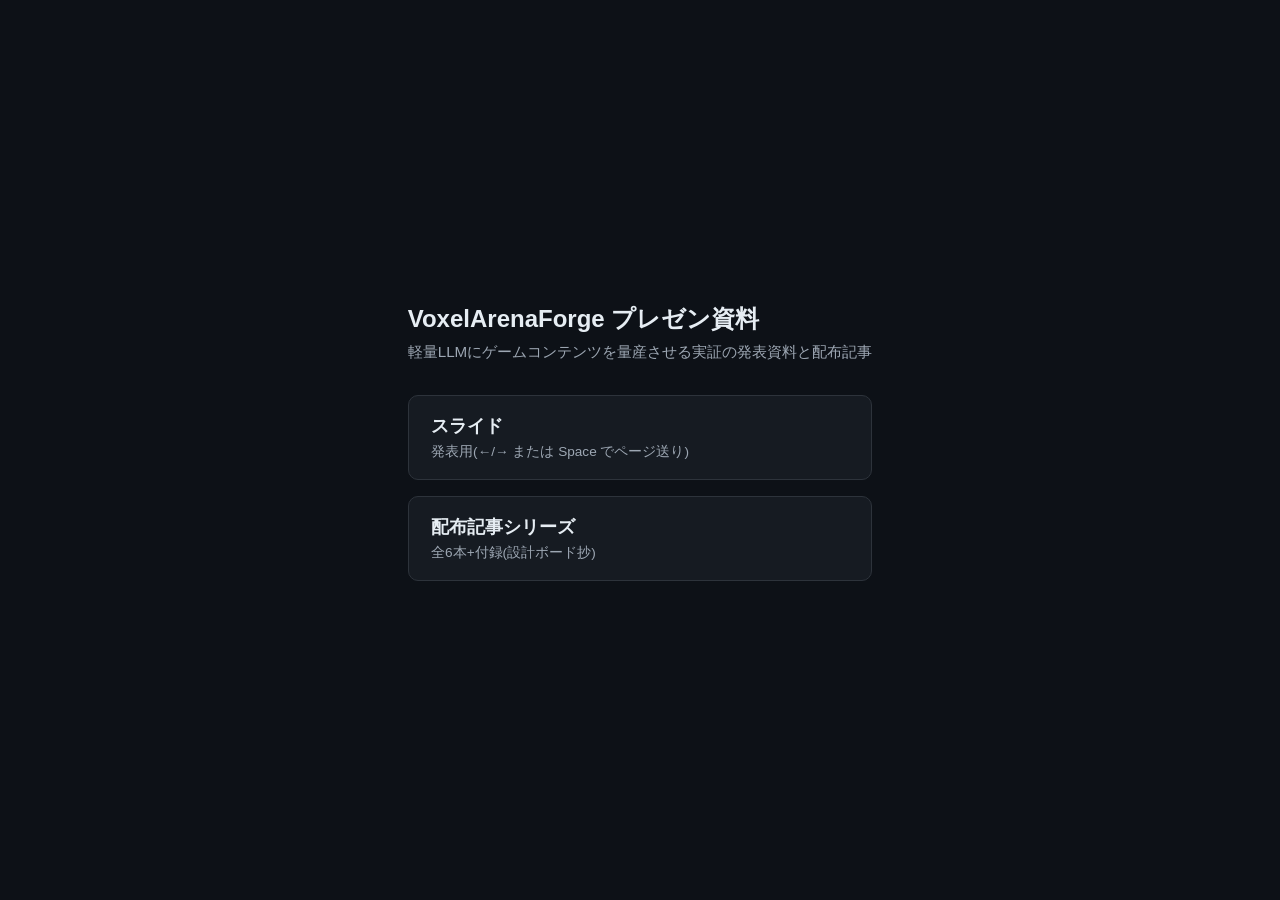
<file: index.html>
<!DOCTYPE html>
<html lang="ja">
<head>
<meta charset="utf-8">
<meta name="viewport" content="width=device-width, initial-scale=1">
<title>VoxelArenaForge プレゼン資料</title>
<style>
  body {
    margin: 0;
    min-height: 100vh;
    display: flex;
    align-items: center;
    justify-content: center;
    background: #0d1117;
    color: #e6edf3;
    font-family: "Hiragino Kaku Gothic ProN", "Yu Gothic UI", "Noto Sans JP", "Meiryo", sans-serif;
  }
  main { padding: 2rem; max-width: 34rem; }
  h1 { font-size: 1.5rem; margin: 0 0 0.4rem; }
  p.sub { color: #9da7b3; margin: 0 0 2rem; font-size: 0.95rem; }
  a.entry {
    display: block;
    padding: 1.1rem 1.4rem;
    margin-bottom: 1rem;
    border: 1px solid #2d333b;
    border-radius: 10px;
    background: #161b22;
    color: #e6edf3;
    text-decoration: none;
    font-size: 1.15rem;
    font-weight: 700;
  }
  a.entry:hover { border-color: #4da3ff; }
  a.entry small { display: block; font-weight: 400; color: #9da7b3; font-size: 0.85rem; margin-top: 0.3rem; }
</style>
</head>
<body>
<main>
  <h1>VoxelArenaForge プレゼン資料</h1>
  <p class="sub">軽量LLMにゲームコンテンツを量産させる実証の発表資料と配布記事</p>
  <a class="entry" href="concept-slides.html">スライド<small>発表用(←/→ または Space でページ送り)</small></a>
  <a class="entry" href="articles/index.html">配布記事シリーズ<small>全6本+付録(設計ボード抄)</small></a>
</main>
</body>
</html>
</file>
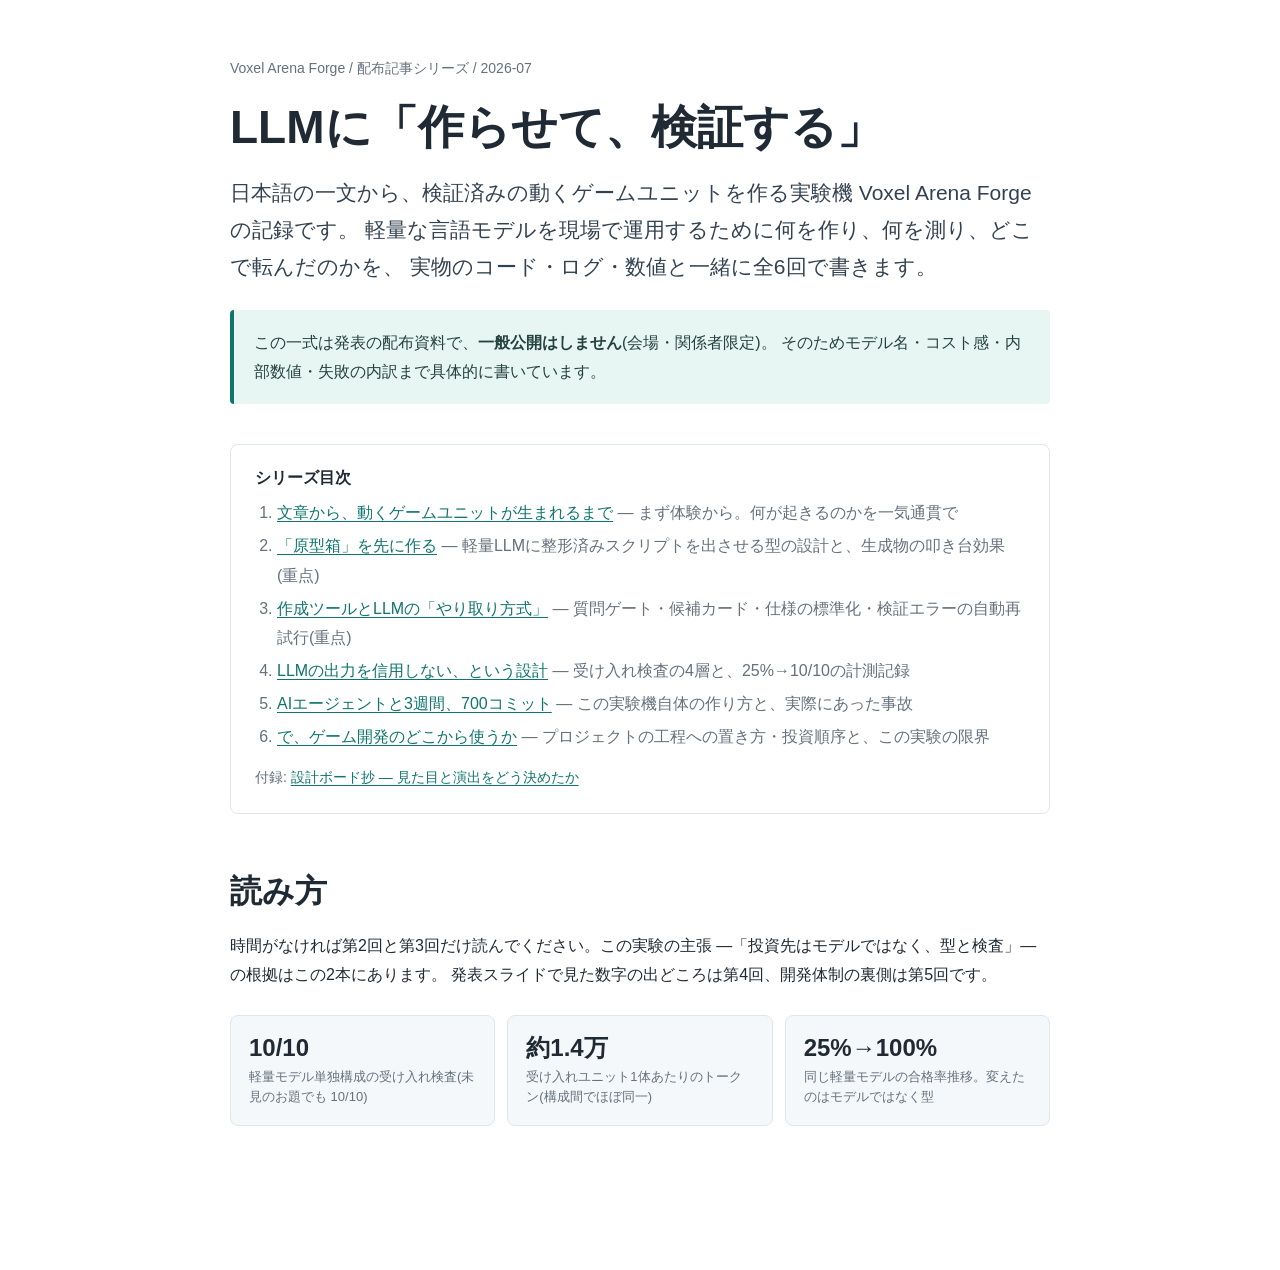
<file: articles/index.html>
<!doctype html>
<html lang="ja">
<head>
  <meta charset="utf-8">
  <meta name="viewport" content="width=device-width, initial-scale=1">
  <title>LLMに「作らせて、検証する」 — 配布記事シリーズ</title>
  <link rel="stylesheet" href="article.css">
</head>
<body>
  <main class="page">
    <header>
      <p class="meta">Voxel Arena Forge / 配布記事シリーズ / 2026-07</p>
      <h1>LLMに「作らせて、検証する」</h1>
      <p class="lead">
        日本語の一文から、検証済みの動くゲームユニットを作る実験機 Voxel Arena Forge の記録です。
        軽量な言語モデルを現場で運用するために何を作り、何を測り、どこで転んだのかを、
        実物のコード・ログ・数値と一緒に全6回で書きます。
      </p>
      <div class="note">
        この一式は発表の配布資料で、<b>一般公開はしません</b>(会場・関係者限定)。
        そのためモデル名・コスト感・内部数値・失敗の内訳まで具体的に書いています。
      </div>
    </header>

    <nav class="toc" aria-label="シリーズ目次">
      <h2>シリーズ目次</h2>
      <ol>
        <li><a href="01-taiken.html">文章から、動くゲームユニットが生まれるまで</a> — まず体験から。何が起きるのかを一気通貫で</li>
        <li><a href="02-genkeibako.html">「原型箱」を先に作る</a> — 軽量LLMに整形済みスクリプトを出させる型の設計と、生成物の叩き台効果(重点)</li>
        <li><a href="03-yaritori.html">作成ツールとLLMの「やり取り方式」</a> — 質問ゲート・候補カード・仕様の標準化・検証エラーの自動再試行(重点)</li>
        <li><a href="04-kensa-keisoku.html">LLMの出力を信用しない、という設計</a> — 受け入れ検査の4層と、25%→10/10の計測記録</li>
        <li><a href="05-agent-kaihatsu.html">AIエージェントと3週間、700コミット</a> — この実験機自体の作り方と、実際にあった事故</li>
        <li><a href="06-tenbou.html">で、ゲーム開発のどこから使うか</a> — プロジェクトの工程への置き方・投資順序と、この実験の限界</li>
      </ol>
      <p style="margin:14px 0 0; font-size:14px; color:var(--muted);">
        付録: <a href="appendix-design-boards.html">設計ボード抄 — 見た目と演出をどう決めたか</a>
      </p>
    </nav>

    <article>
      <section>
        <h2>読み方</h2>
        <p>
          時間がなければ第2回と第3回だけ読んでください。この実験の主張
          —「投資先はモデルではなく、型と検査」— の根拠はこの2本にあります。
          発表スライドで見た数字の出どころは第4回、開発体制の裏側は第5回です。
        </p>
        <div class="metrics">
          <div class="metric"><strong>10/10</strong><span>軽量モデル単独構成の受け入れ検査(未見のお題でも 10/10)</span></div>
          <div class="metric"><strong>約1.4万</strong><span>受け入れユニット1体あたりのトークン(構成間でほぼ同一)</span></div>
          <div class="metric"><strong>25%→100%</strong><span>同じ軽量モデルの合格率推移。変えたのはモデルではなく型</span></div>
        </div>
      </section>
    </article>
  </main>
</body>
</html>
</file>
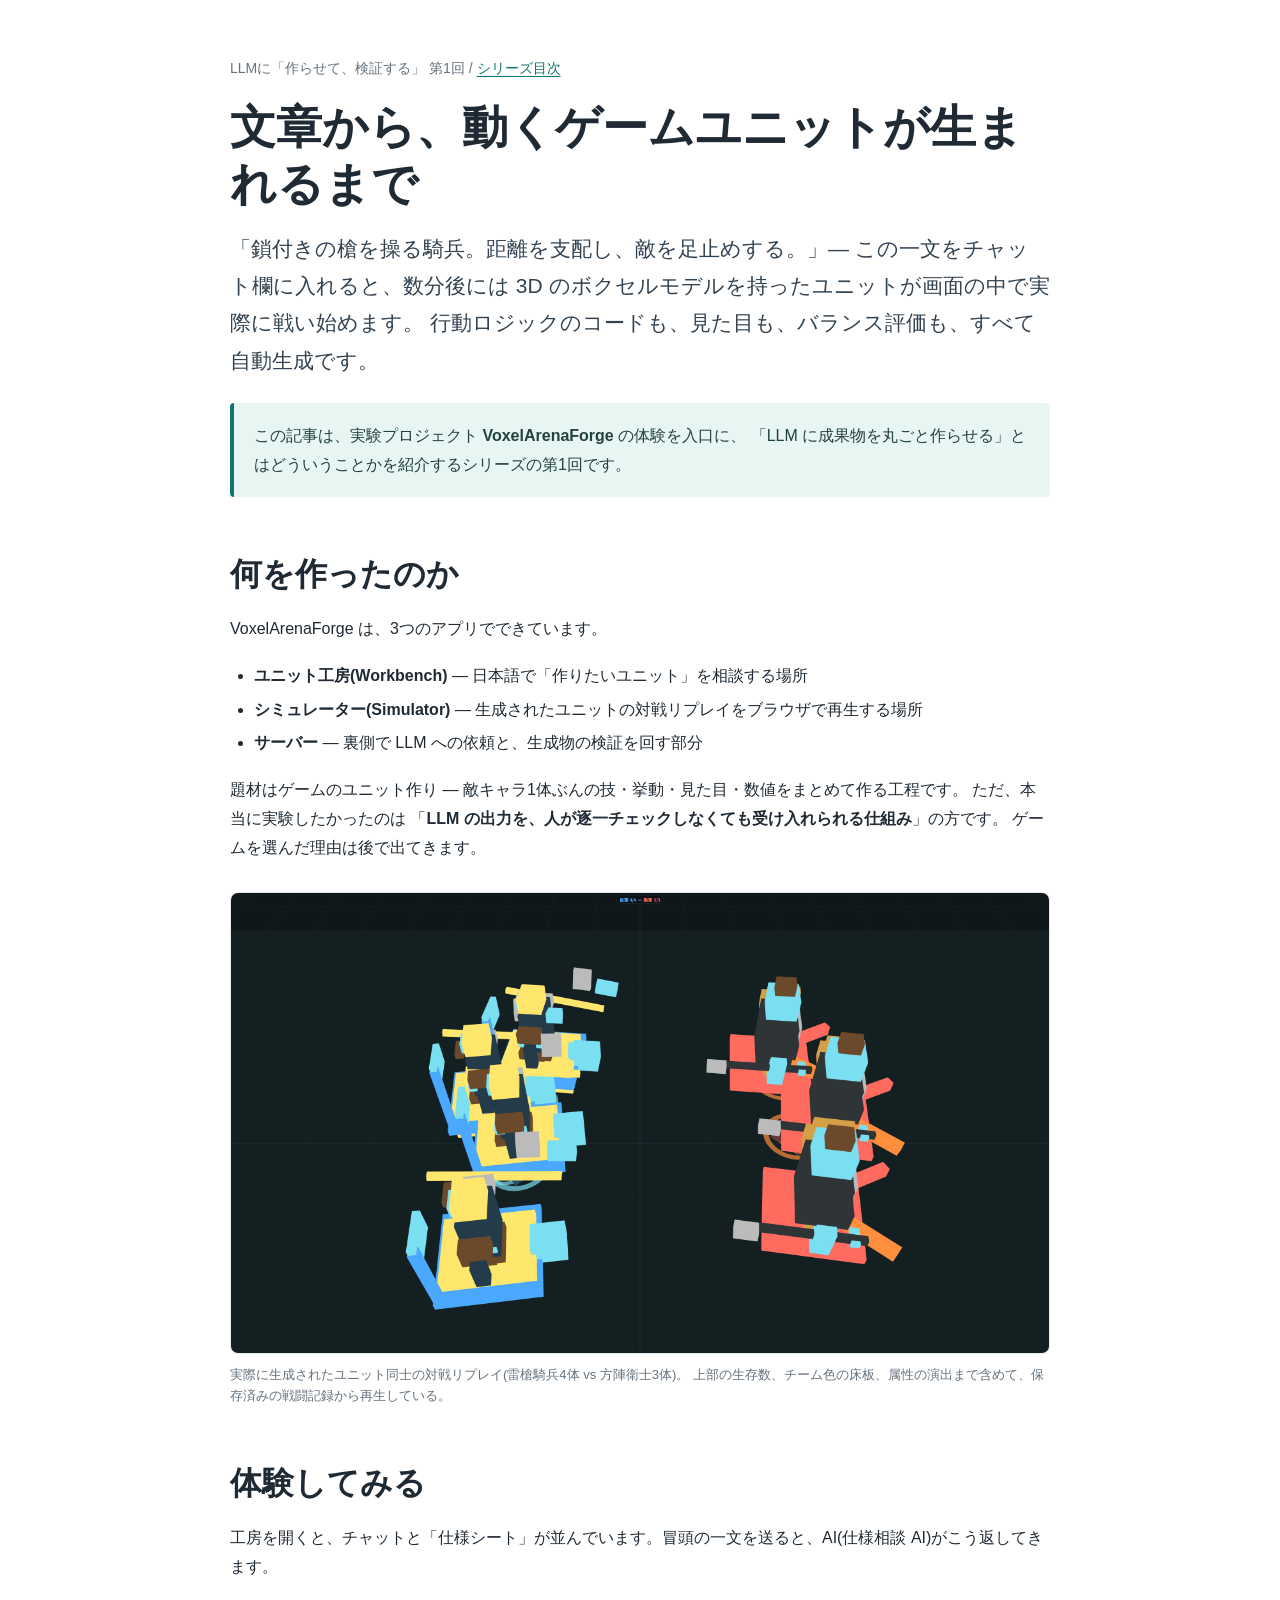
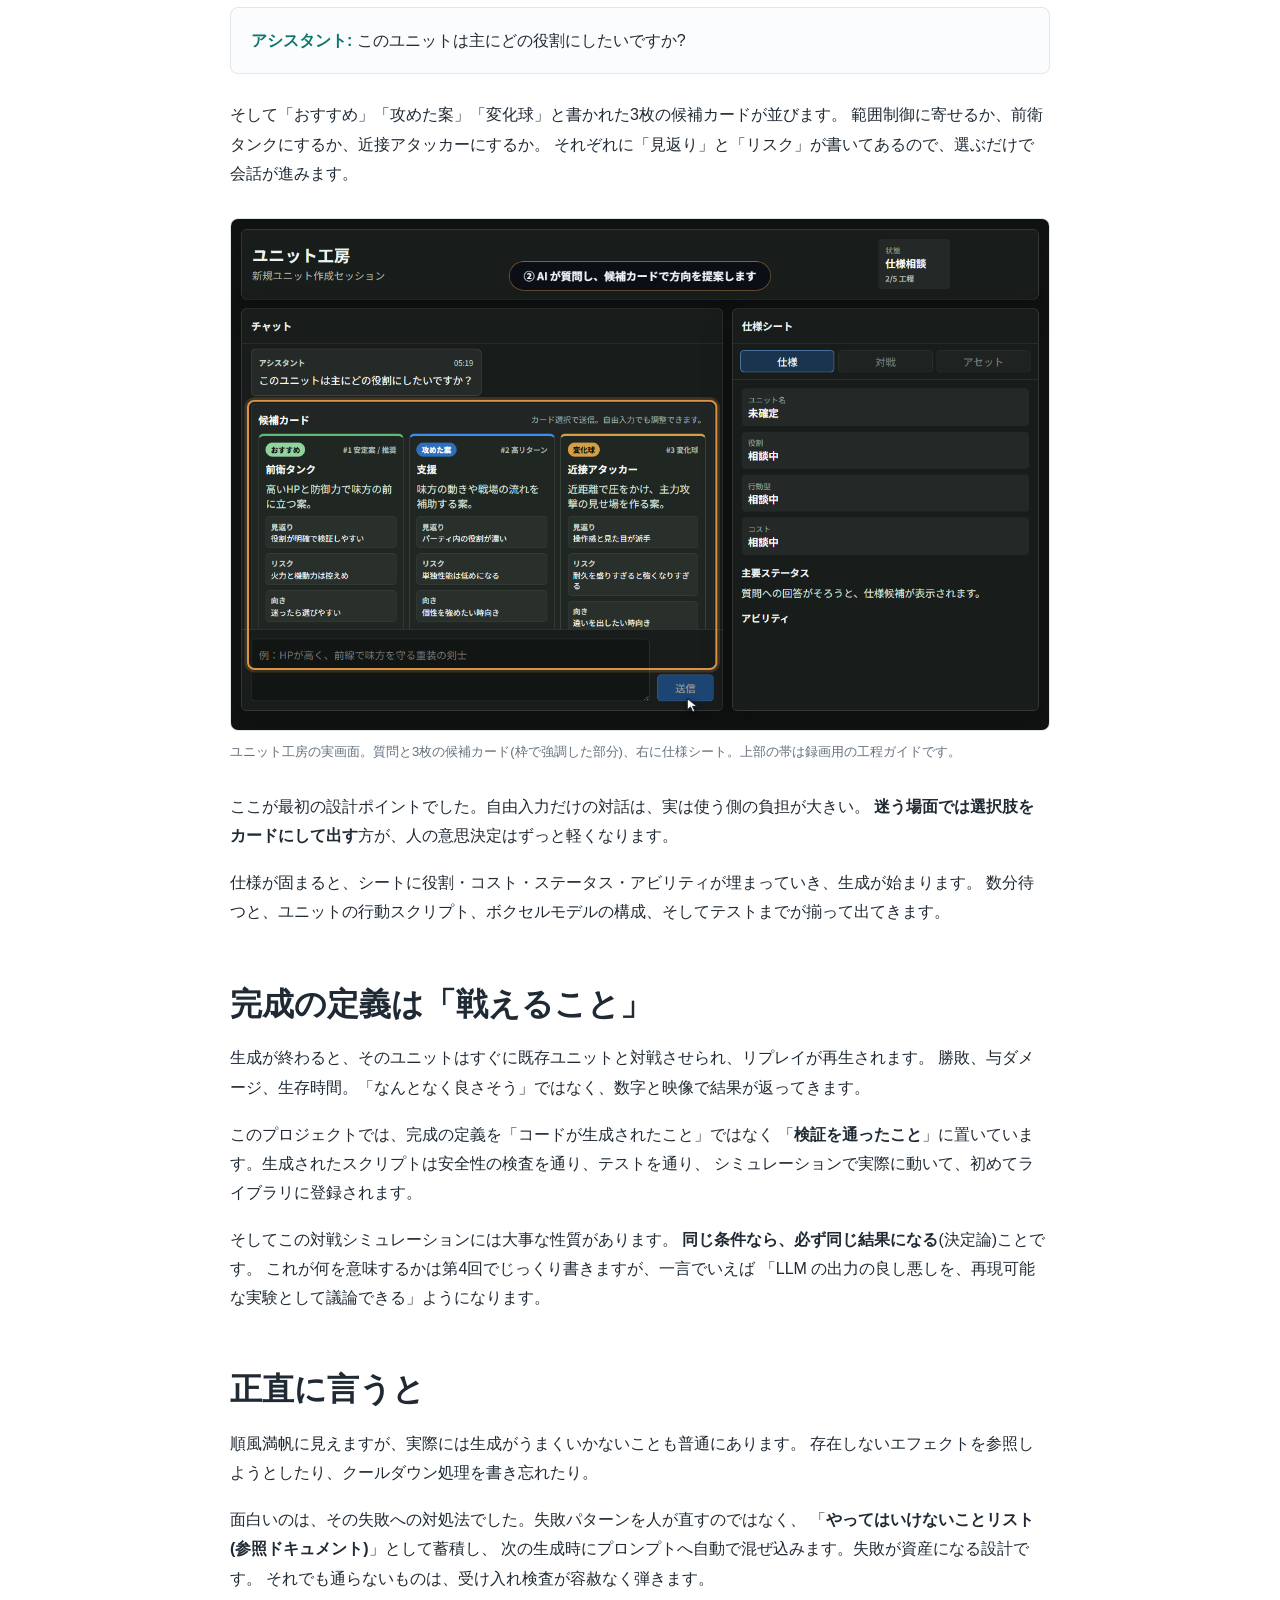
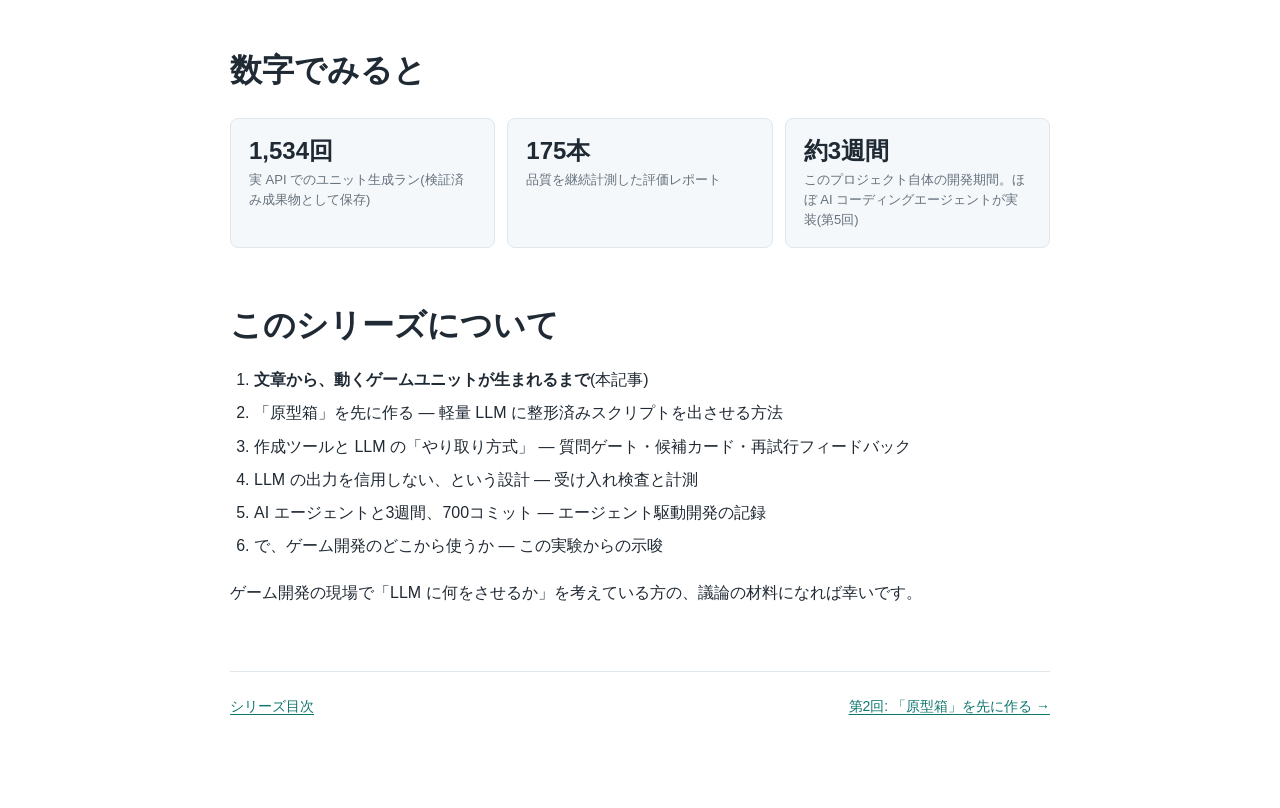
<file: articles/01-taiken.html>
<!doctype html>
<html lang="ja">
<head>
  <meta charset="utf-8">
  <meta name="viewport" content="width=device-width, initial-scale=1">
  <title>文章から、動くゲームユニットが生まれるまで</title>
  <link rel="stylesheet" href="article.css">
</head>
<body>
  <main class="page">
    <header>
      <p class="meta">LLMに「作らせて、検証する」 第1回 / <a href="index.html">シリーズ目次</a></p>
      <h1>文章から、動くゲームユニットが生まれるまで</h1>
      <p class="lead">
        「鎖付きの槍を操る騎兵。距離を支配し、敵を足止めする。」—
        この一文をチャット欄に入れると、数分後には 3D のボクセルモデルを持ったユニットが画面の中で実際に戦い始めます。
        行動ロジックのコードも、見た目も、バランス評価も、すべて自動生成です。
      </p>
      <div class="note">
        この記事は、実験プロジェクト <b>VoxelArenaForge</b> の体験を入口に、
        「LLM に成果物を丸ごと作らせる」とはどういうことかを紹介するシリーズの第1回です。
      </div>
    </header>

    <article>
      <section>
        <h2>何を作ったのか</h2>
        <p>VoxelArenaForge は、3つのアプリでできています。</p>
        <ul>
          <li><b>ユニット工房(Workbench)</b> — 日本語で「作りたいユニット」を相談する場所</li>
          <li><b>シミュレーター(Simulator)</b> — 生成されたユニットの対戦リプレイをブラウザで再生する場所</li>
          <li><b>サーバー</b> — 裏側で LLM への依頼と、生成物の検証を回す部分</li>
        </ul>
        <p>
          題材はゲームのユニット作り — 敵キャラ1体ぶんの技・挙動・見た目・数値をまとめて作る工程です。
          ただ、本当に実験したかったのは
          「<b>LLM の出力を、人が逐一チェックしなくても受け入れられる仕組み</b>」の方です。
          ゲームを選んだ理由は後で出てきます。
        </p>
        <figure>
          <video autoplay loop muted playsinline poster="../assets/captures/showcase-storm-lancer-phalanx/showcase-storm-lancer-phalanx.png">
            <source src="../assets/captures/showcase-storm-lancer-phalanx/showcase-storm-lancer-phalanx.mp4" type="video/mp4">
          </video>
          <figcaption>
            実際に生成されたユニット同士の対戦リプレイ(雷槍騎兵4体 vs 方陣衛士3体)。
            上部の生存数、チーム色の床板、属性の演出まで含めて、保存済みの戦闘記録から再生している。
          </figcaption>
        </figure>
      </section>

      <section>
        <h2>体験してみる</h2>
        <p>工房を開くと、チャットと「仕様シート」が並んでいます。冒頭の一文を送ると、AI(仕様相談 AI)がこう返してきます。</p>
        <div class="callout"><strong>アシスタント:</strong> このユニットは主にどの役割にしたいですか?</div>
        <p>
          そして「おすすめ」「攻めた案」「変化球」と書かれた3枚の候補カードが並びます。
          範囲制御に寄せるか、前衛タンクにするか、近接アタッカーにするか。
          それぞれに「見返り」と「リスク」が書いてあるので、選ぶだけで会話が進みます。
        </p>
        <figure>
          <img src="../assets/videos/workbench-flow/stills/flow-02-choice-cards.png" alt="ユニット工房の候補カードUI">
          <figcaption>ユニット工房の実画面。質問と3枚の候補カード(枠で強調した部分)、右に仕様シート。上部の帯は録画用の工程ガイドです。</figcaption>
        </figure>
        <p>
          ここが最初の設計ポイントでした。自由入力だけの対話は、実は使う側の負担が大きい。
          <b>迷う場面では選択肢をカードにして出す</b>方が、人の意思決定はずっと軽くなります。
        </p>
        <p>
          仕様が固まると、シートに役割・コスト・ステータス・アビリティが埋まっていき、生成が始まります。
          数分待つと、ユニットの行動スクリプト、ボクセルモデルの構成、そしてテストまでが揃って出てきます。
        </p>
      </section>

      <section>
        <h2>完成の定義は「戦えること」</h2>
        <p>
          生成が終わると、そのユニットはすぐに既存ユニットと対戦させられ、リプレイが再生されます。
          勝敗、与ダメージ、生存時間。「なんとなく良さそう」ではなく、数字と映像で結果が返ってきます。
        </p>
        <p>
          このプロジェクトでは、完成の定義を「コードが生成されたこと」ではなく
          「<b>検証を通ったこと</b>」に置いています。生成されたスクリプトは安全性の検査を通り、テストを通り、
          シミュレーションで実際に動いて、初めてライブラリに登録されます。
        </p>
        <p>
          そしてこの対戦シミュレーションには大事な性質があります。
          <b>同じ条件なら、必ず同じ結果になる</b>(決定論)ことです。
          これが何を意味するかは第4回でじっくり書きますが、一言でいえば
          「LLM の出力の良し悪しを、再現可能な実験として議論できる」ようになります。
        </p>
      </section>

      <section>
        <h2>正直に言うと</h2>
        <p>
          順風満帆に見えますが、実際には生成がうまくいかないことも普通にあります。
          存在しないエフェクトを参照しようとしたり、クールダウン処理を書き忘れたり。
        </p>
        <p>
          面白いのは、その失敗への対処法でした。失敗パターンを人が直すのではなく、
          「<b>やってはいけないことリスト(参照ドキュメント)</b>」として蓄積し、
          次の生成時にプロンプトへ自動で混ぜ込みます。失敗が資産になる設計です。
          それでも通らないものは、受け入れ検査が容赦なく弾きます。
        </p>
      </section>

      <section>
        <h2>数字でみると</h2>
        <div class="metrics">
          <div class="metric"><strong>1,534回</strong><span>実 API でのユニット生成ラン(検証済み成果物として保存)</span></div>
          <div class="metric"><strong>175本</strong><span>品質を継続計測した評価レポート</span></div>
          <div class="metric"><strong>約3週間</strong><span>このプロジェクト自体の開発期間。ほぼ AI コーディングエージェントが実装(第5回)</span></div>
        </div>
      </section>

      <section>
        <h2>このシリーズについて</h2>
        <ol>
          <li><b>文章から、動くゲームユニットが生まれるまで</b>(本記事)</li>
          <li>「原型箱」を先に作る — 軽量 LLM に整形済みスクリプトを出させる方法</li>
          <li>作成ツールと LLM の「やり取り方式」 — 質問ゲート・候補カード・再試行フィードバック</li>
          <li>LLM の出力を信用しない、という設計 — 受け入れ検査と計測</li>
          <li>AI エージェントと3週間、700コミット — エージェント駆動開発の記録</li>
          <li>で、ゲーム開発のどこから使うか — この実験からの示唆</li>
        </ol>
        <p>ゲーム開発の現場で「LLM に何をさせるか」を考えている方の、議論の材料になれば幸いです。</p>
      </section>
    </article>

    <footer class="series-nav">
      <span><a href="index.html">シリーズ目次</a></span>
      <span><a href="02-genkeibako.html">第2回: 「原型箱」を先に作る →</a></span>
    </footer>
  </main>
</body>
</html>
</file>
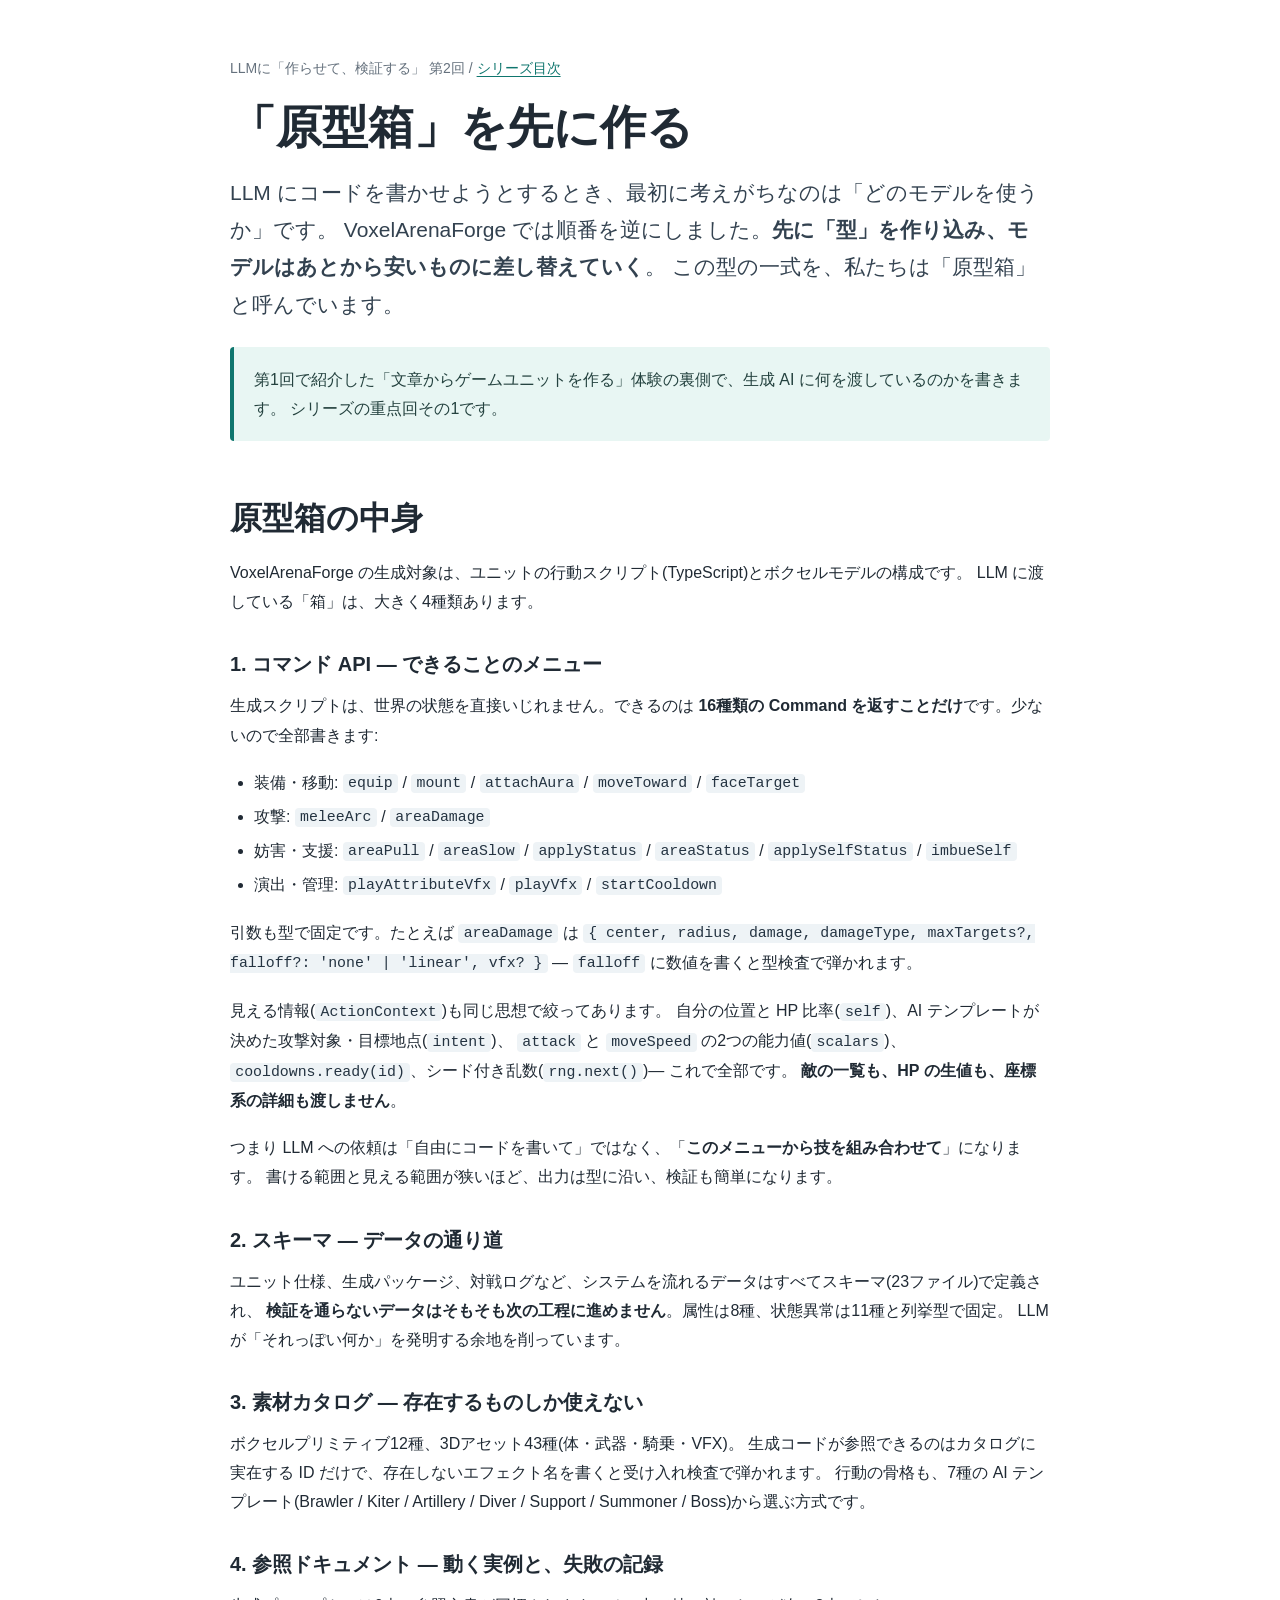
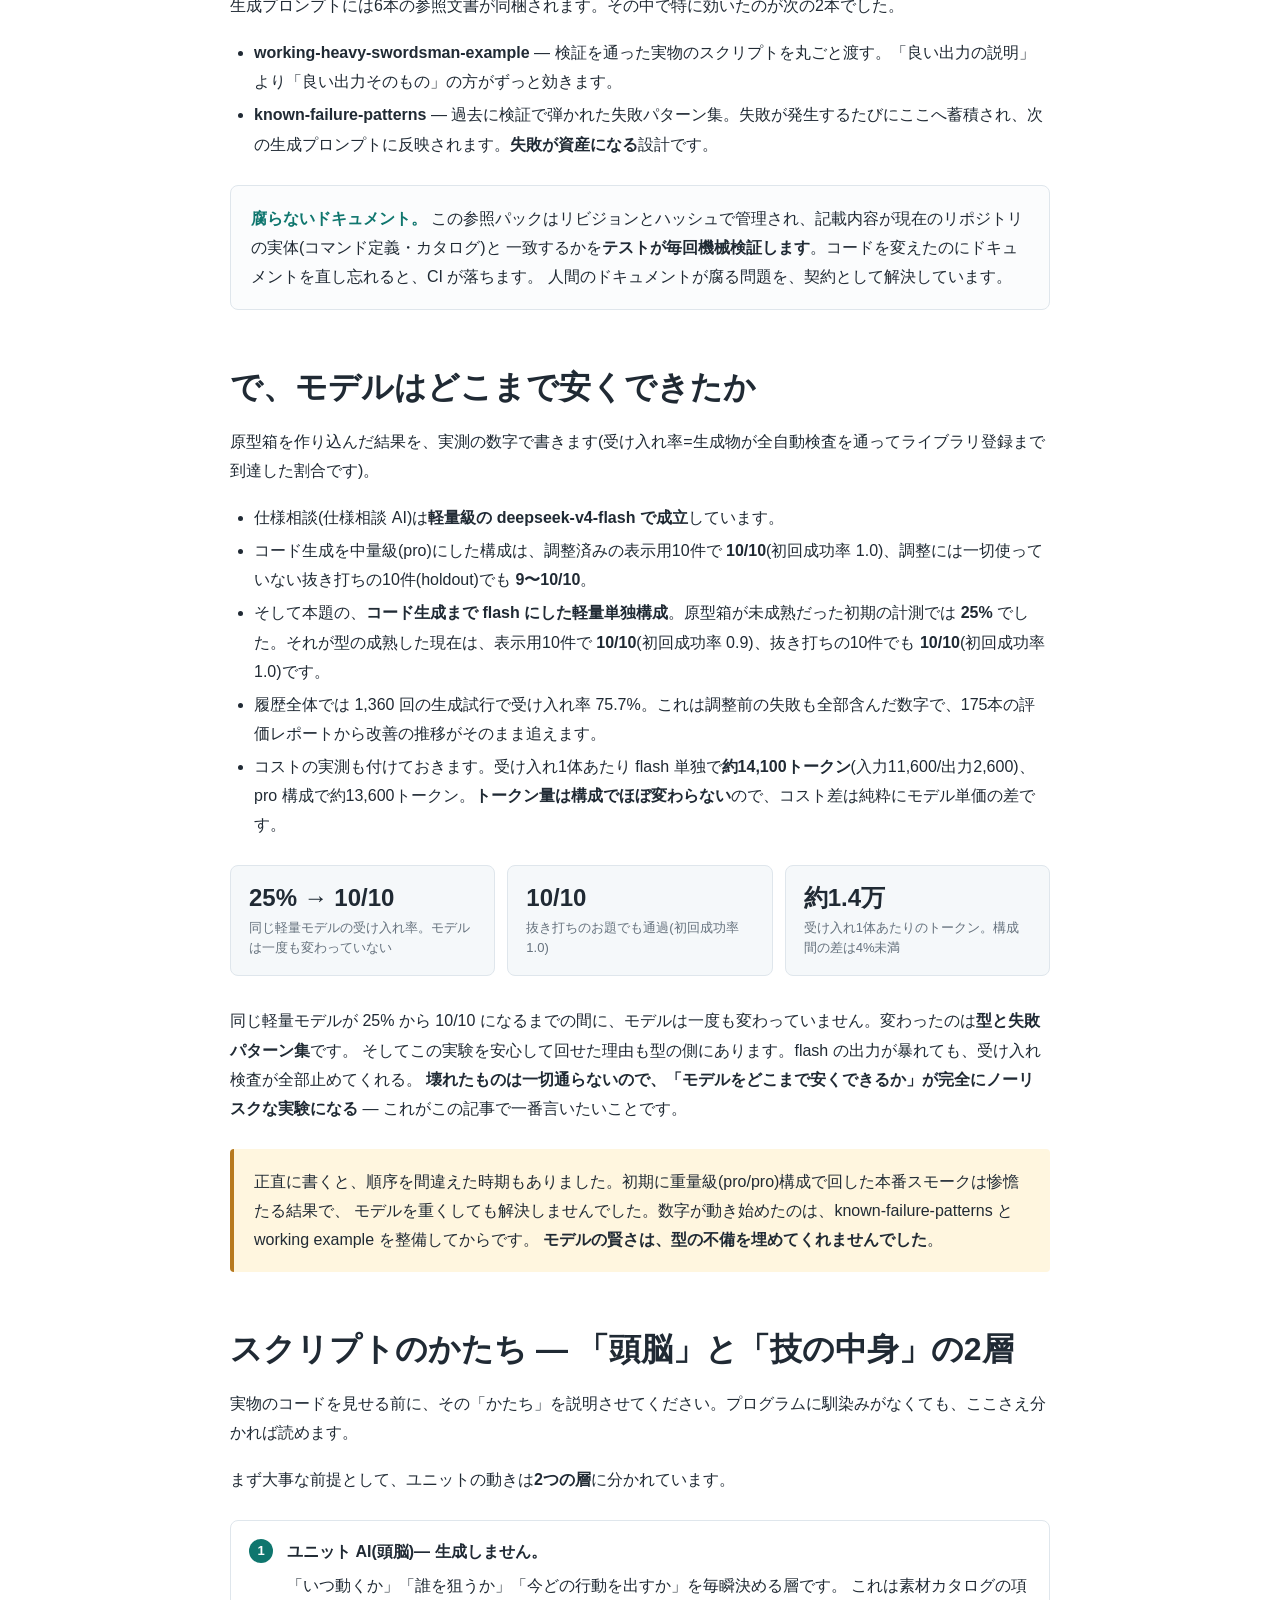
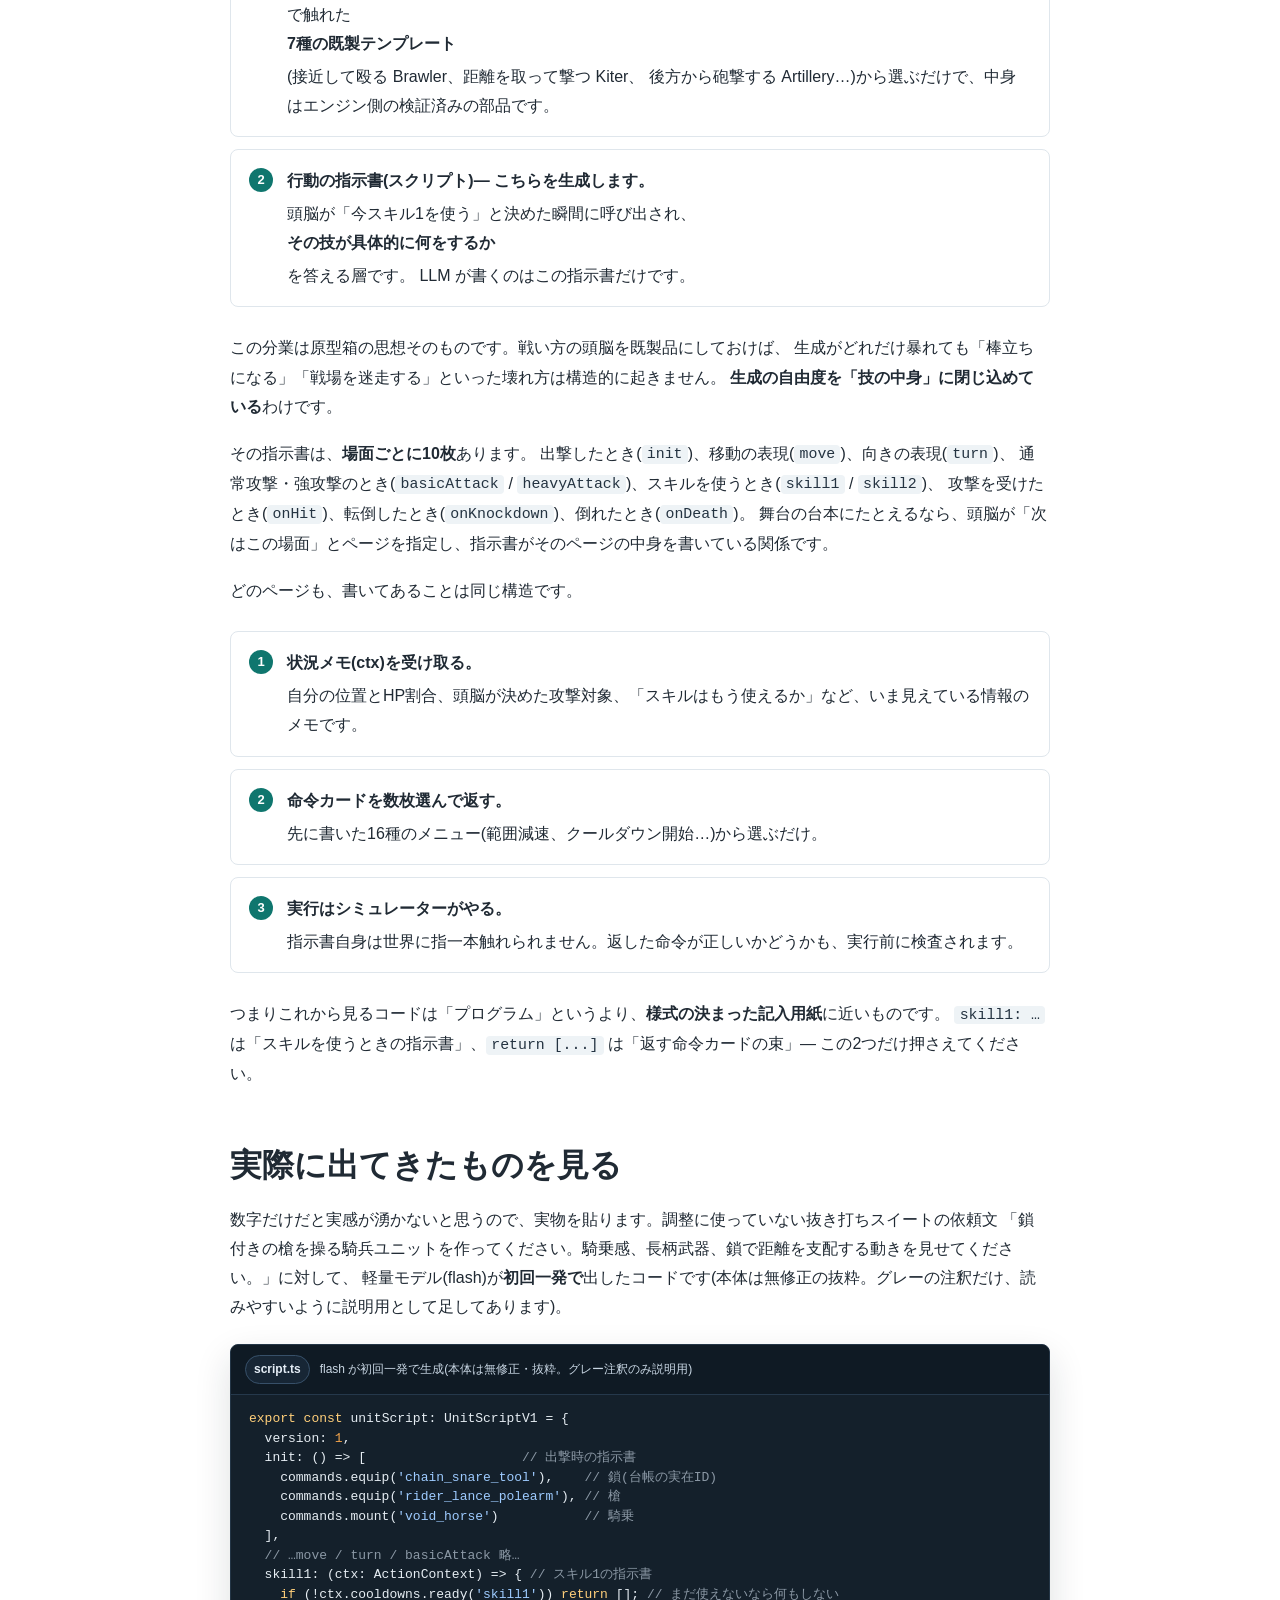
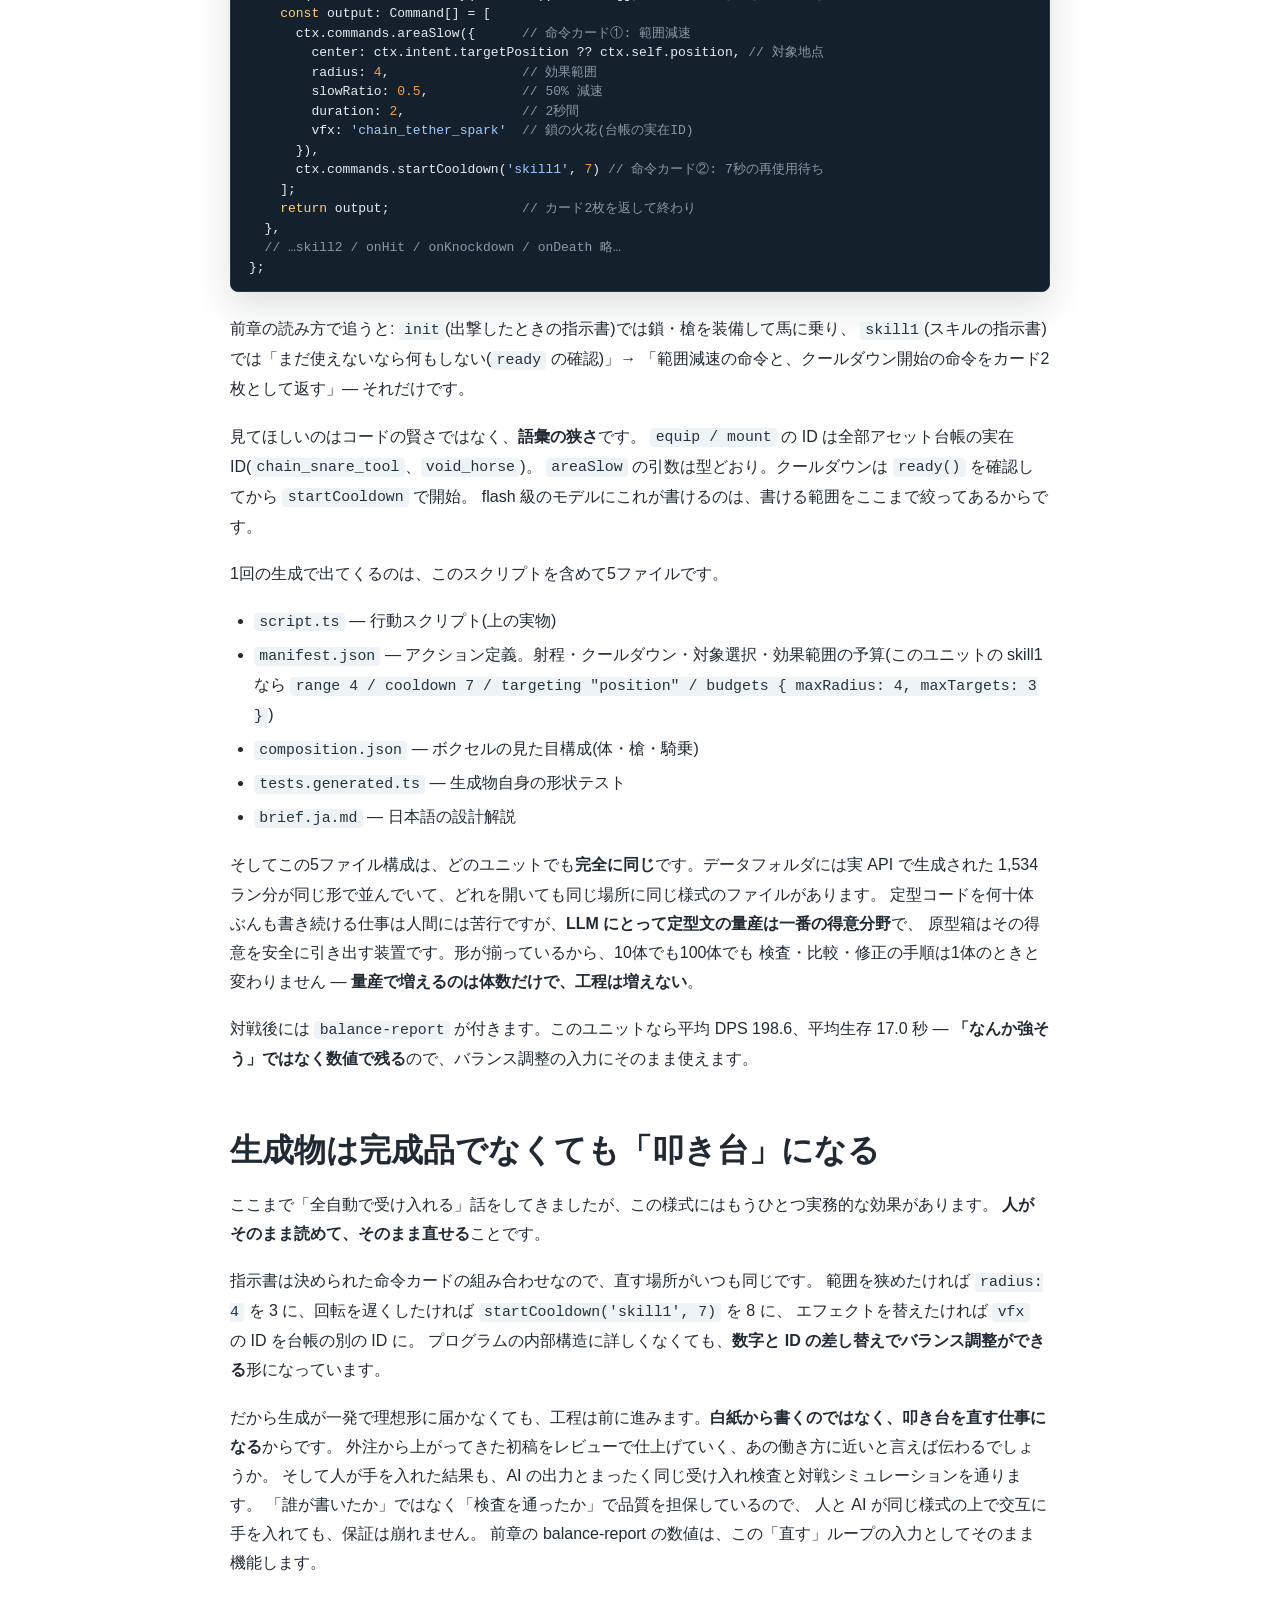
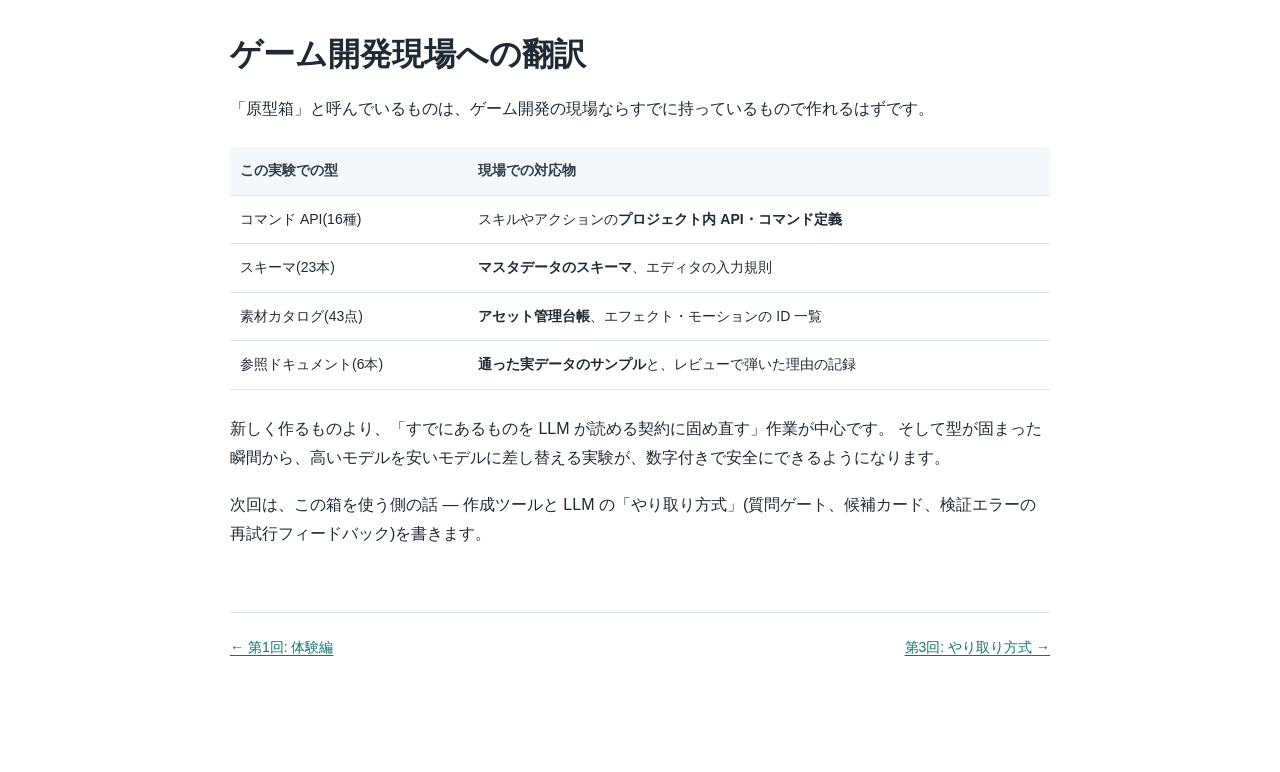
<file: articles/02-genkeibako.html>
<!doctype html>
<html lang="ja">
<head>
  <meta charset="utf-8">
  <meta name="viewport" content="width=device-width, initial-scale=1">
  <title>「原型箱」を先に作る — 軽量LLMに整形済みスクリプトを出させる方法</title>
  <link rel="stylesheet" href="article.css">
</head>
<body>
  <main class="page">
    <header>
      <p class="meta">LLMに「作らせて、検証する」 第2回 / <a href="index.html">シリーズ目次</a></p>
      <h1>「原型箱」を先に作る</h1>
      <p class="lead">
        LLM にコードを書かせようとするとき、最初に考えがちなのは「どのモデルを使うか」です。
        VoxelArenaForge では順番を逆にしました。<b>先に「型」を作り込み、モデルはあとから安いものに差し替えていく</b>。
        この型の一式を、私たちは「原型箱」と呼んでいます。
      </p>
      <div class="note">
        第1回で紹介した「文章からゲームユニットを作る」体験の裏側で、生成 AI に何を渡しているのかを書きます。
        シリーズの重点回その1です。
      </div>
    </header>

    <article>
      <section>
        <h2>原型箱の中身</h2>
        <p>
          VoxelArenaForge の生成対象は、ユニットの行動スクリプト(TypeScript)とボクセルモデルの構成です。
          LLM に渡している「箱」は、大きく4種類あります。
        </p>

        <h3>1. コマンド API — できることのメニュー</h3>
        <p>生成スクリプトは、世界の状態を直接いじれません。できるのは <b>16種類の Command を返すことだけ</b>です。少ないので全部書きます:</p>
        <ul>
          <li>装備・移動: <code>equip</code> / <code>mount</code> / <code>attachAura</code> / <code>moveToward</code> / <code>faceTarget</code></li>
          <li>攻撃: <code>meleeArc</code> / <code>areaDamage</code></li>
          <li>妨害・支援: <code>areaPull</code> / <code>areaSlow</code> / <code>applyStatus</code> / <code>areaStatus</code> / <code>applySelfStatus</code> / <code>imbueSelf</code></li>
          <li>演出・管理: <code>playAttributeVfx</code> / <code>playVfx</code> / <code>startCooldown</code></li>
        </ul>
        <p>
          引数も型で固定です。たとえば <code>areaDamage</code> は
          <code>{ center, radius, damage, damageType, maxTargets?, falloff?: 'none' | 'linear', vfx? }</code>
          — <code>falloff</code> に数値を書くと型検査で弾かれます。
        </p>
        <p>
          見える情報(<code>ActionContext</code>)も同じ思想で絞ってあります。
          自分の位置と HP 比率(<code>self</code>)、AI テンプレートが決めた攻撃対象・目標地点(<code>intent</code>)、
          <code>attack</code> と <code>moveSpeed</code> の2つの能力値(<code>scalars</code>)、
          <code>cooldowns.ready(id)</code>、シード付き乱数(<code>rng.next()</code>)— これで全部です。
          <b>敵の一覧も、HP の生値も、座標系の詳細も渡しません</b>。
        </p>
        <p>
          つまり LLM への依頼は「自由にコードを書いて」ではなく、「<b>このメニューから技を組み合わせて</b>」になります。
          書ける範囲と見える範囲が狭いほど、出力は型に沿い、検証も簡単になります。
        </p>

        <h3>2. スキーマ — データの通り道</h3>
        <p>
          ユニット仕様、生成パッケージ、対戦ログなど、システムを流れるデータはすべてスキーマ(23ファイル)で定義され、
          <b>検証を通らないデータはそもそも次の工程に進めません</b>。属性は8種、状態異常は11種と列挙型で固定。
          LLM が「それっぽい何か」を発明する余地を削っています。
        </p>

        <h3>3. 素材カタログ — 存在するものしか使えない</h3>
        <p>
          ボクセルプリミティブ12種、3Dアセット43種(体・武器・騎乗・VFX)。
          生成コードが参照できるのはカタログに実在する ID だけで、存在しないエフェクト名を書くと受け入れ検査で弾かれます。
          行動の骨格も、7種の AI テンプレート(Brawler / Kiter / Artillery / Diver / Support / Summoner / Boss)から選ぶ方式です。
        </p>

        <h3>4. 参照ドキュメント — 動く実例と、失敗の記録</h3>
        <p>生成プロンプトには6本の参照文書が同梱されます。その中で特に効いたのが次の2本でした。</p>
        <ul>
          <li><b>working-heavy-swordsman-example</b> — 検証を通った実物のスクリプトを丸ごと渡す。「良い出力の説明」より「良い出力そのもの」の方がずっと効きます。</li>
          <li><b>known-failure-patterns</b> — 過去に検証で弾かれた失敗パターン集。失敗が発生するたびにここへ蓄積され、次の生成プロンプトに反映されます。<b>失敗が資産になる</b>設計です。</li>
        </ul>
        <div class="callout">
          <strong>腐らないドキュメント。</strong>
          この参照パックはリビジョンとハッシュで管理され、記載内容が現在のリポジトリの実体(コマンド定義・カタログ)と
          一致するかを<b>テストが毎回機械検証します</b>。コードを変えたのにドキュメントを直し忘れると、CI が落ちます。
          人間のドキュメントが腐る問題を、契約として解決しています。
        </div>
      </section>

      <section>
        <h2>で、モデルはどこまで安くできたか</h2>
        <p>原型箱を作り込んだ結果を、実測の数字で書きます(受け入れ率=生成物が全自動検査を通ってライブラリ登録まで到達した割合です)。</p>
        <ul>
          <li>仕様相談(仕様相談 AI)は<b>軽量級の deepseek-v4-flash で成立</b>しています。</li>
          <li>コード生成を中量級(pro)にした構成は、調整済みの表示用10件で <b>10/10</b>(初回成功率 1.0)、調整には一切使っていない抜き打ちの10件(holdout)でも <b>9〜10/10</b>。</li>
          <li>そして本題の、<b>コード生成まで flash にした軽量単独構成</b>。原型箱が未成熟だった初期の計測では <b>25%</b> でした。それが型の成熟した現在は、表示用10件で <b>10/10</b>(初回成功率 0.9)、抜き打ちの10件でも <b>10/10</b>(初回成功率 1.0)です。</li>
          <li>履歴全体では 1,360 回の生成試行で受け入れ率 75.7%。これは調整前の失敗も全部含んだ数字で、175本の評価レポートから改善の推移がそのまま追えます。</li>
          <li>コストの実測も付けておきます。受け入れ1体あたり flash 単独で<b>約14,100トークン</b>(入力11,600/出力2,600)、pro 構成で約13,600トークン。<b>トークン量は構成でほぼ変わらない</b>ので、コスト差は純粋にモデル単価の差です。</li>
        </ul>
        <div class="metrics">
          <div class="metric"><strong>25% → 10/10</strong><span>同じ軽量モデルの受け入れ率。モデルは一度も変わっていない</span></div>
          <div class="metric"><strong>10/10</strong><span>抜き打ちのお題でも通過(初回成功率 1.0)</span></div>
          <div class="metric"><strong>約1.4万</strong><span>受け入れ1体あたりのトークン。構成間の差は4%未満</span></div>
        </div>
        <p>
          同じ軽量モデルが 25% から 10/10 になるまでの間に、モデルは一度も変わっていません。変わったのは<b>型と失敗パターン集</b>です。
          そしてこの実験を安心して回せた理由も型の側にあります。flash の出力が暴れても、受け入れ検査が全部止めてくれる。
          <b>壊れたものは一切通らないので、「モデルをどこまで安くできるか」が完全にノーリスクな実験になる</b>
          — これがこの記事で一番言いたいことです。
        </p>
        <div class="warn">
          正直に書くと、順序を間違えた時期もありました。初期に重量級(pro/pro)構成で回した本番スモークは惨憺たる結果で、
          モデルを重くしても解決しませんでした。数字が動き始めたのは、known-failure-patterns と working example を整備してからです。
          <b>モデルの賢さは、型の不備を埋めてくれませんでした</b>。
        </div>
      </section>

      <section>
        <h2>スクリプトのかたち — 「頭脳」と「技の中身」の2層</h2>
        <p>
          実物のコードを見せる前に、その「かたち」を説明させてください。プログラムに馴染みがなくても、ここさえ分かれば読めます。
        </p>
        <p>まず大事な前提として、ユニットの動きは<b>2つの層</b>に分かれています。</p>
        <ol class="step-list">
          <li>
            <b>ユニット AI(頭脳)— 生成しません。</b>
            「いつ動くか」「誰を狙うか」「今どの行動を出すか」を毎瞬決める層です。
            これは素材カタログの項で触れた<b>7種の既製テンプレート</b>(接近して殴る Brawler、距離を取って撃つ Kiter、
            後方から砲撃する Artillery…)から選ぶだけで、中身はエンジン側の検証済みの部品です。
          </li>
          <li>
            <b>行動の指示書(スクリプト)— こちらを生成します。</b>
            頭脳が「今スキル1を使う」と決めた瞬間に呼び出され、<b>その技が具体的に何をするか</b>を答える層です。
            LLM が書くのはこの指示書だけです。
          </li>
        </ol>
        <p>
          この分業は原型箱の思想そのものです。戦い方の頭脳を既製品にしておけば、
          生成がどれだけ暴れても「棒立ちになる」「戦場を迷走する」といった壊れ方は構造的に起きません。
          <b>生成の自由度を「技の中身」に閉じ込めている</b>わけです。
        </p>
        <p>
          その指示書は、<b>場面ごとに10枚</b>あります。
          出撃したとき(<code>init</code>)、移動の表現(<code>move</code>)、向きの表現(<code>turn</code>)、
          通常攻撃・強攻撃のとき(<code>basicAttack</code> / <code>heavyAttack</code>)、スキルを使うとき(<code>skill1</code> / <code>skill2</code>)、
          攻撃を受けたとき(<code>onHit</code>)、転倒したとき(<code>onKnockdown</code>)、倒れたとき(<code>onDeath</code>)。
          舞台の台本にたとえるなら、頭脳が「次はこの場面」とページを指定し、指示書がそのページの中身を書いている関係です。
        </p>
        <p>どのページも、書いてあることは同じ構造です。</p>
        <ol class="step-list">
          <li><b>状況メモ(ctx)を受け取る。</b>自分の位置とHP割合、頭脳が決めた攻撃対象、「スキルはもう使えるか」など、いま見えている情報のメモです。</li>
          <li><b>命令カードを数枚選んで返す。</b>先に書いた16種のメニュー(範囲減速、クールダウン開始…)から選ぶだけ。</li>
          <li><b>実行はシミュレーターがやる。</b>指示書自身は世界に指一本触れられません。返した命令が正しいかどうかも、実行前に検査されます。</li>
        </ol>
        <p>
          つまりこれから見るコードは「プログラム」というより、<b>様式の決まった記入用紙</b>に近いものです。
          <code>skill1: …</code> は「スキルを使うときの指示書」、<code>return [...]</code> は「返す命令カードの束」— この2つだけ押さえてください。
        </p>
      </section>

      <section>
        <h2>実際に出てきたものを見る</h2>
        <p>
          数字だけだと実感が湧かないと思うので、実物を貼ります。調整に使っていない抜き打ちスイートの依頼文
          「鎖付きの槍を操る騎兵ユニットを作ってください。騎乗感、長柄武器、鎖で距離を支配する動きを見せてください。」に対して、
          軽量モデル(flash)が<b>初回一発で</b>出したコードです(本体は無修正の抜粋。グレーの注釈だけ、読みやすいように説明用として足してあります)。
        </p>
        <div class="code-window">
          <div class="code-toolbar"><span class="code-badge">script.ts</span><span>flash が初回一発で生成(本体は無修正・抜粋。グレー注釈のみ説明用)</span></div>
          <pre><code><span class="tok-kw">export const</span> unitScript: UnitScriptV1 = {
  version: <span class="tok-num">1</span>,
  init: () =&gt; [                    <span class="tok-cm">// 出撃時の指示書</span>
    commands.equip(<span class="tok-str">'chain_snare_tool'</span>),    <span class="tok-cm">// 鎖(台帳の実在ID)</span>
    commands.equip(<span class="tok-str">'rider_lance_polearm'</span>), <span class="tok-cm">// 槍</span>
    commands.mount(<span class="tok-str">'void_horse'</span>)           <span class="tok-cm">// 騎乗</span>
  ],
  <span class="tok-cm">// …move / turn / basicAttack 略…</span>
  skill1: (ctx: ActionContext) =&gt; { <span class="tok-cm">// スキル1の指示書</span>
    <span class="tok-kw">if</span> (!ctx.cooldowns.ready(<span class="tok-str">'skill1'</span>)) <span class="tok-kw">return</span> []; <span class="tok-cm">// まだ使えないなら何もしない</span>
    <span class="tok-kw">const</span> output: Command[] = [
      ctx.commands.areaSlow({      <span class="tok-cm">// 命令カード①: 範囲減速</span>
        center: ctx.intent.targetPosition ?? ctx.self.position, <span class="tok-cm">// 対象地点</span>
        radius: <span class="tok-num">4</span>,                 <span class="tok-cm">// 効果範囲</span>
        slowRatio: <span class="tok-num">0.5</span>,            <span class="tok-cm">// 50% 減速</span>
        duration: <span class="tok-num">2</span>,               <span class="tok-cm">// 2秒間</span>
        vfx: <span class="tok-str">'chain_tether_spark'</span>  <span class="tok-cm">// 鎖の火花(台帳の実在ID)</span>
      }),
      ctx.commands.startCooldown(<span class="tok-str">'skill1'</span>, <span class="tok-num">7</span>) <span class="tok-cm">// 命令カード②: 7秒の再使用待ち</span>
    ];
    <span class="tok-kw">return</span> output;                 <span class="tok-cm">// カード2枚を返して終わり</span>
  },
  <span class="tok-cm">// …skill2 / onHit / onKnockdown / onDeath 略…</span>
};</code></pre>
        </div>
        <p>
          前章の読み方で追うと: <code>init</code>(出撃したときの指示書)では鎖・槍を装備して馬に乗り、
          <code>skill1</code>(スキルの指示書)では「まだ使えないなら何もしない(<code>ready</code> の確認)」→
          「範囲減速の命令と、クールダウン開始の命令をカード2枚として返す」— それだけです。
        </p>
        <p>
          見てほしいのはコードの賢さではなく、<b>語彙の狭さ</b>です。
          <code>equip / mount</code> の ID は全部アセット台帳の実在 ID(<code>chain_snare_tool</code>、<code>void_horse</code>)。
          <code>areaSlow</code> の引数は型どおり。クールダウンは <code>ready()</code> を確認してから <code>startCooldown</code> で開始。
          flash 級のモデルにこれが書けるのは、書ける範囲をここまで絞ってあるからです。
        </p>
        <p>1回の生成で出てくるのは、このスクリプトを含めて5ファイルです。</p>
        <ul>
          <li><code>script.ts</code> — 行動スクリプト(上の実物)</li>
          <li><code>manifest.json</code> — アクション定義。射程・クールダウン・対象選択・効果範囲の予算(このユニットの skill1 なら <code>range 4 / cooldown 7 / targeting "position" / budgets { maxRadius: 4, maxTargets: 3 }</code>)</li>
          <li><code>composition.json</code> — ボクセルの見た目構成(体・槍・騎乗)</li>
          <li><code>tests.generated.ts</code> — 生成物自身の形状テスト</li>
          <li><code>brief.ja.md</code> — 日本語の設計解説</li>
        </ul>
        <p>
          そしてこの5ファイル構成は、どのユニットでも<b>完全に同じ</b>です。データフォルダには実 API で生成された
          1,534 ラン分が同じ形で並んでいて、どれを開いても同じ場所に同じ様式のファイルがあります。
          定型コードを何十体ぶんも書き続ける仕事は人間には苦行ですが、<b>LLM にとって定型文の量産は一番の得意分野</b>で、
          原型箱はその得意を安全に引き出す装置です。形が揃っているから、10体でも100体でも
          検査・比較・修正の手順は1体のときと変わりません — <b>量産で増えるのは体数だけで、工程は増えない</b>。
        </p>
        <p>
          対戦後には <code>balance-report</code> が付きます。このユニットなら平均 DPS 198.6、平均生存 17.0 秒
          — <b>「なんか強そう」ではなく数値で残る</b>ので、バランス調整の入力にそのまま使えます。
        </p>
      </section>

      <section>
        <h2>生成物は完成品でなくても「叩き台」になる</h2>
        <p>
          ここまで「全自動で受け入れる」話をしてきましたが、この様式にはもうひとつ実務的な効果があります。
          <b>人がそのまま読めて、そのまま直せる</b>ことです。
        </p>
        <p>
          指示書は決められた命令カードの組み合わせなので、直す場所がいつも同じです。
          範囲を狭めたければ <code>radius: 4</code> を 3 に、回転を遅くしたければ <code>startCooldown('skill1', 7)</code> を 8 に、
          エフェクトを替えたければ <code>vfx</code> の ID を台帳の別の ID に。
          プログラムの内部構造に詳しくなくても、<b>数字と ID の差し替えでバランス調整ができる</b>形になっています。
        </p>
        <p>
          だから生成が一発で理想形に届かなくても、工程は前に進みます。<b>白紙から書くのではなく、叩き台を直す仕事になる</b>からです。
          外注から上がってきた初稿をレビューで仕上げていく、あの働き方に近いと言えば伝わるでしょうか。
          そして人が手を入れた結果も、AI の出力とまったく同じ受け入れ検査と対戦シミュレーションを通ります。
          「誰が書いたか」ではなく「検査を通ったか」で品質を担保しているので、
          人と AI が同じ様式の上で交互に手を入れても、保証は崩れません。
          前章の balance-report の数値は、この「直す」ループの入力としてそのまま機能します。
        </p>
      </section>

      <section>
        <h2>ゲーム開発現場への翻訳</h2>
        <p>「原型箱」と呼んでいるものは、ゲーム開発の現場ならすでに持っているもので作れるはずです。</p>
        <table class="plain-table">
          <tr><th>この実験での型</th><th>現場での対応物</th></tr>
          <tr><td>コマンド API(16種)</td><td>スキルやアクションの<b>プロジェクト内 API・コマンド定義</b></td></tr>
          <tr><td>スキーマ(23本)</td><td><b>マスタデータのスキーマ</b>、エディタの入力規則</td></tr>
          <tr><td>素材カタログ(43点)</td><td><b>アセット管理台帳</b>、エフェクト・モーションの ID 一覧</td></tr>
          <tr><td>参照ドキュメント(6本)</td><td><b>通った実データのサンプル</b>と、レビューで弾いた理由の記録</td></tr>
        </table>
        <p>
          新しく作るものより、「すでにあるものを LLM が読める契約に固め直す」作業が中心です。
          そして型が固まった瞬間から、高いモデルを安いモデルに差し替える実験が、数字付きで安全にできるようになります。
        </p>
        <p>次回は、この箱を使う側の話 — 作成ツールと LLM の「やり取り方式」(質問ゲート、候補カード、検証エラーの再試行フィードバック)を書きます。</p>
      </section>
    </article>

    <footer class="series-nav">
      <span><a href="01-taiken.html">← 第1回: 体験編</a></span>
      <span><a href="03-yaritori.html">第3回: やり取り方式 →</a></span>
    </footer>
  </main>
</body>
</html>
</file>
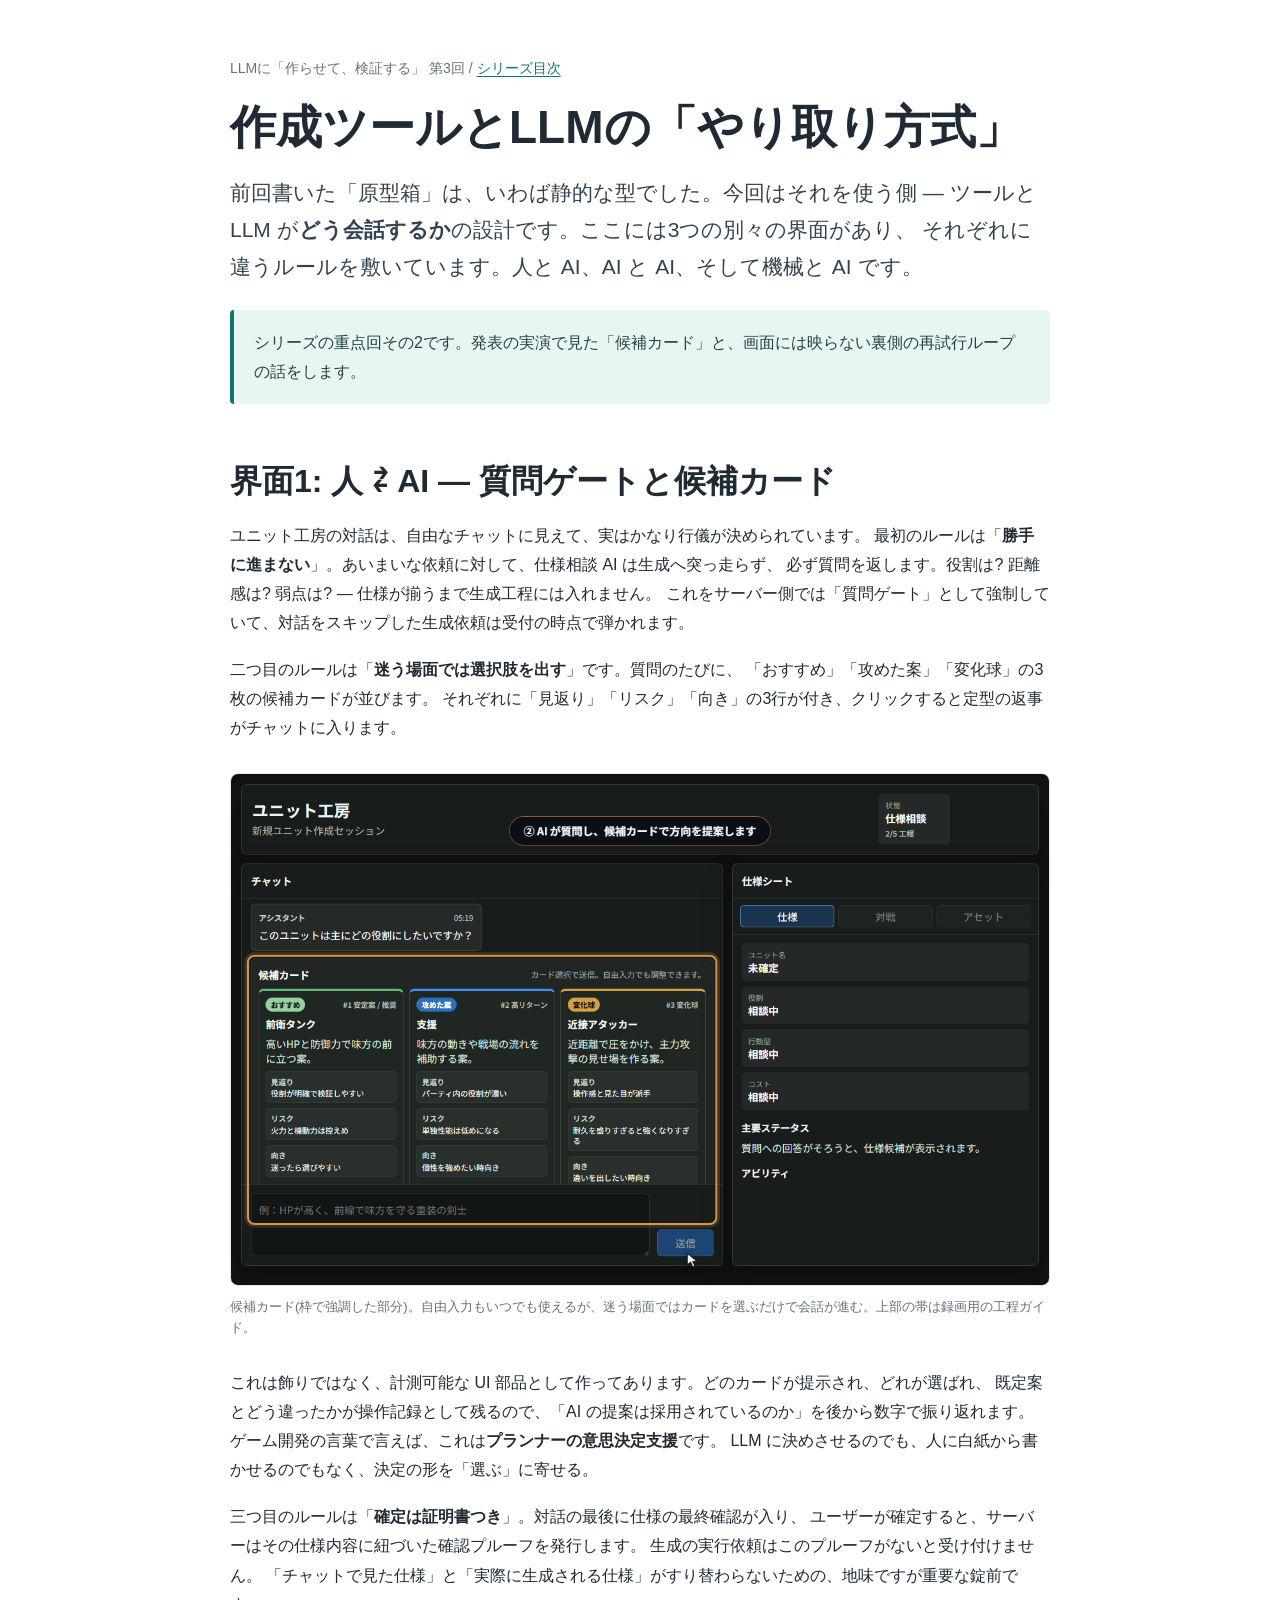
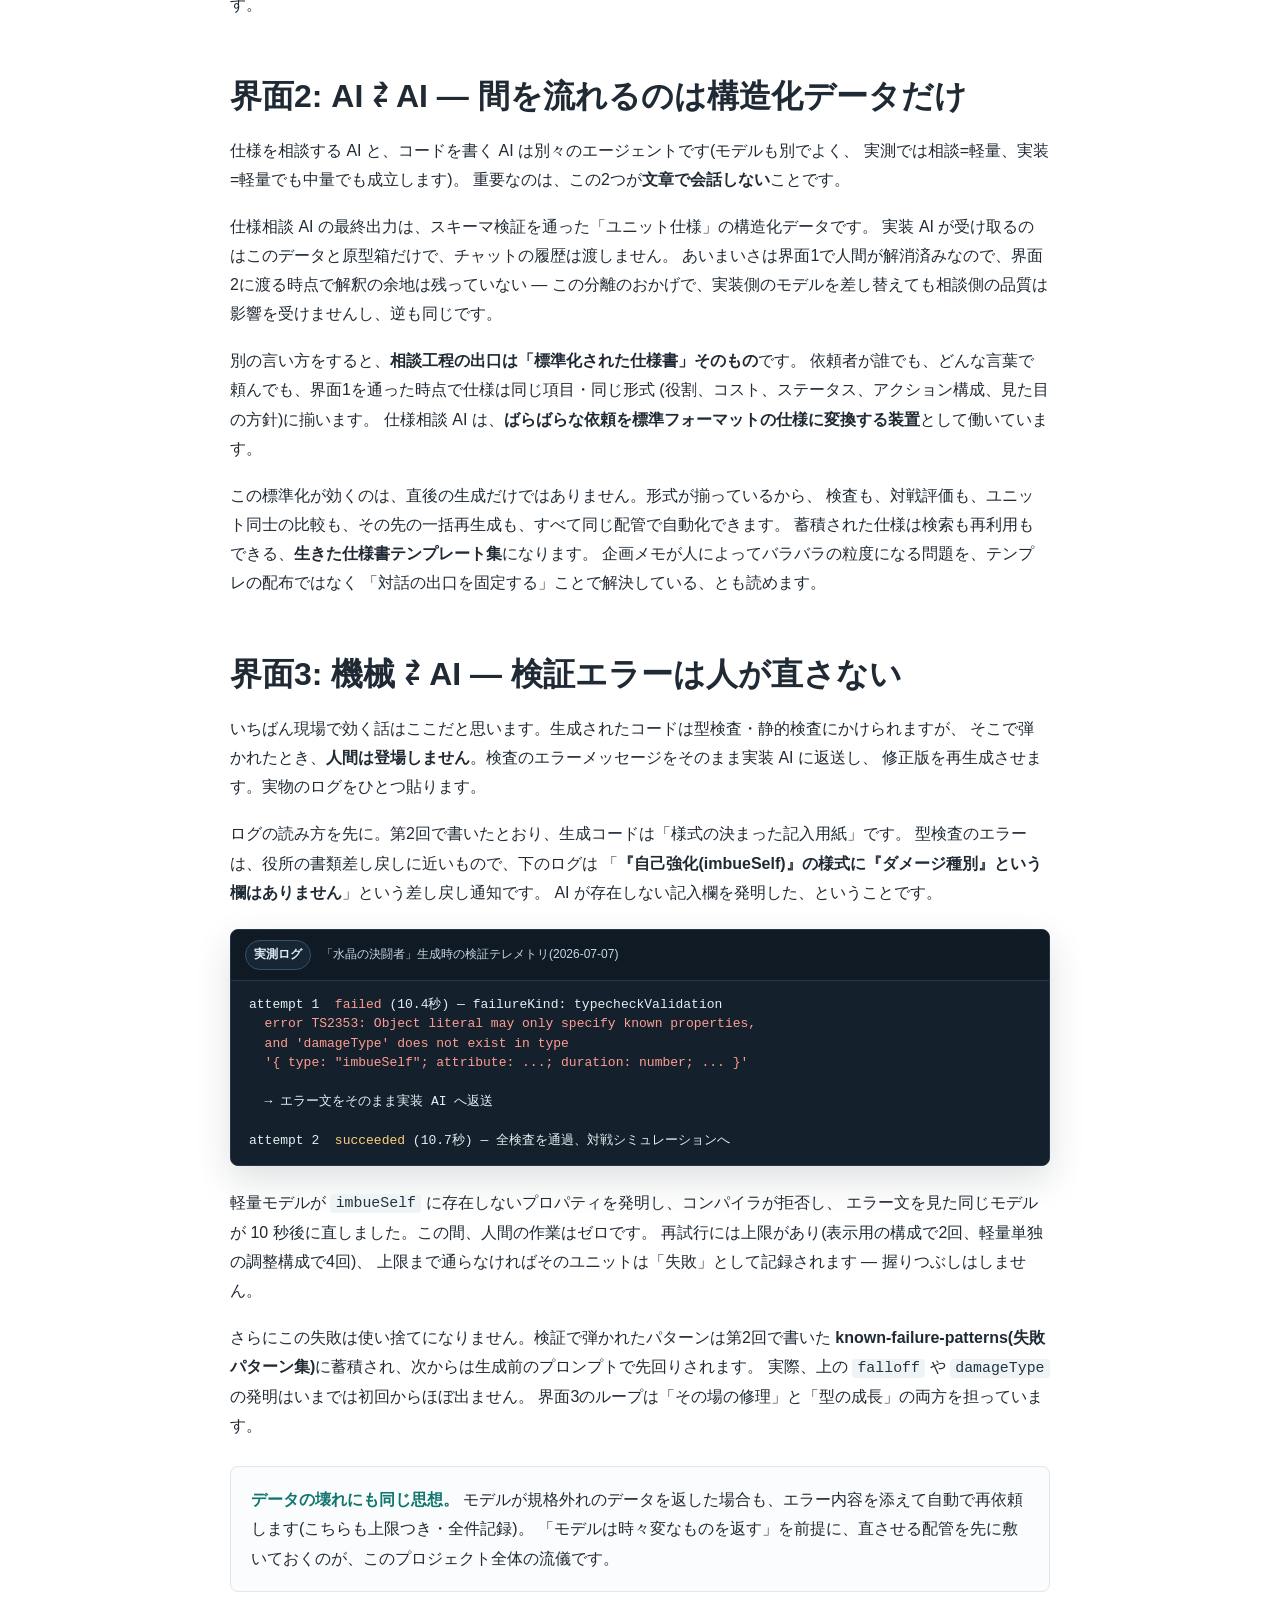
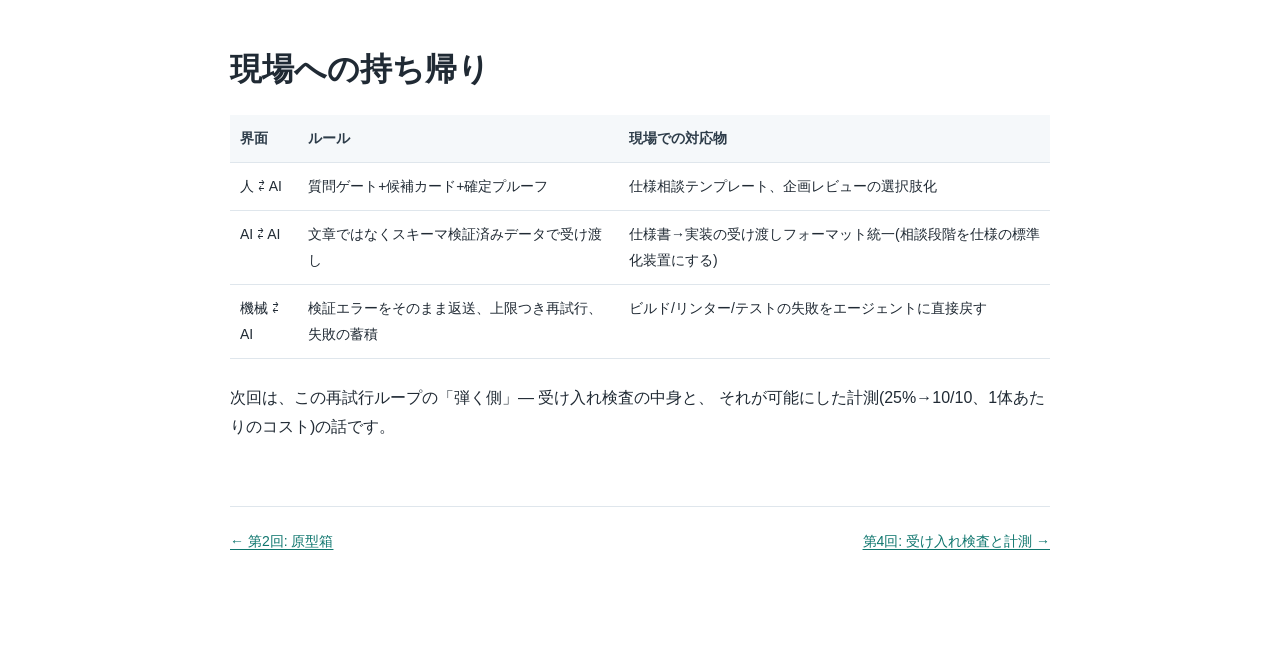
<file: articles/03-yaritori.html>
<!doctype html>
<html lang="ja">
<head>
  <meta charset="utf-8">
  <meta name="viewport" content="width=device-width, initial-scale=1">
  <title>作成ツールとLLMの「やり取り方式」</title>
  <link rel="stylesheet" href="article.css">
</head>
<body>
  <main class="page">
    <header>
      <p class="meta">LLMに「作らせて、検証する」 第3回 / <a href="index.html">シリーズ目次</a></p>
      <h1>作成ツールとLLMの「やり取り方式」</h1>
      <p class="lead">
        前回書いた「原型箱」は、いわば静的な型でした。今回はそれを使う側 —
        ツールと LLM が<b>どう会話するか</b>の設計です。ここには3つの別々の界面があり、
        それぞれに違うルールを敷いています。人と AI、AI と AI、そして機械と AI です。
      </p>
      <div class="note">シリーズの重点回その2です。発表の実演で見た「候補カード」と、画面には映らない裏側の再試行ループの話をします。</div>
    </header>

    <article>
      <section>
        <h2>界面1: 人 ⇄ AI — 質問ゲートと候補カード</h2>
        <p>
          ユニット工房の対話は、自由なチャットに見えて、実はかなり行儀が決められています。
          最初のルールは「<b>勝手に進まない</b>」。あいまいな依頼に対して、仕様相談 AI は生成へ突っ走らず、
          必ず質問を返します。役割は? 距離感は? 弱点は? — 仕様が揃うまで生成工程には入れません。
          これをサーバー側では「質問ゲート」として強制していて、対話をスキップした生成依頼は受付の時点で弾かれます。
        </p>
        <p>
          二つ目のルールは「<b>迷う場面では選択肢を出す</b>」です。質問のたびに、
          「おすすめ」「攻めた案」「変化球」の3枚の候補カードが並びます。
          それぞれに「見返り」「リスク」「向き」の3行が付き、クリックすると定型の返事がチャットに入ります。
        </p>
        <figure>
          <img src="../assets/videos/workbench-flow/stills/flow-02-choice-cards.png" alt="候補カードUI">
          <figcaption>候補カード(枠で強調した部分)。自由入力もいつでも使えるが、迷う場面ではカードを選ぶだけで会話が進む。上部の帯は録画用の工程ガイド。</figcaption>
        </figure>
        <p>
          これは飾りではなく、計測可能な UI 部品として作ってあります。どのカードが提示され、どれが選ばれ、
          既定案とどう違ったかが操作記録として残るので、「AI の提案は採用されているのか」を後から数字で振り返れます。
          ゲーム開発の言葉で言えば、これは<b>プランナーの意思決定支援</b>です。
          LLM に決めさせるのでも、人に白紙から書かせるのでもなく、決定の形を「選ぶ」に寄せる。
        </p>
        <p>
          三つ目のルールは「<b>確定は証明書つき</b>」。対話の最後に仕様の最終確認が入り、
          ユーザーが確定すると、サーバーはその仕様内容に紐づいた確認プルーフを発行します。
          生成の実行依頼はこのプルーフがないと受け付けません。
          「チャットで見た仕様」と「実際に生成される仕様」がすり替わらないための、地味ですが重要な錠前です。
        </p>
      </section>

      <section>
        <h2>界面2: AI ⇄ AI — 間を流れるのは構造化データだけ</h2>
        <p>
          仕様を相談する AI と、コードを書く AI は別々のエージェントです(モデルも別でよく、
          実測では相談=軽量、実装=軽量でも中量でも成立します)。
          重要なのは、この2つが<b>文章で会話しない</b>ことです。
        </p>
        <p>
          仕様相談 AI の最終出力は、スキーマ検証を通った「ユニット仕様」の構造化データです。
          実装 AI が受け取るのはこのデータと原型箱だけで、チャットの履歴は渡しません。
          あいまいさは界面1で人間が解消済みなので、界面2に渡る時点で解釈の余地は残っていない
          — この分離のおかげで、実装側のモデルを差し替えても相談側の品質は影響を受けませんし、逆も同じです。
        </p>
        <p>
          別の言い方をすると、<b>相談工程の出口は「標準化された仕様書」そのもの</b>です。
          依頼者が誰でも、どんな言葉で頼んでも、界面1を通った時点で仕様は同じ項目・同じ形式
          (役割、コスト、ステータス、アクション構成、見た目の方針)に揃います。
          仕様相談 AI は、<b>ばらばらな依頼を標準フォーマットの仕様に変換する装置</b>として働いています。
        </p>
        <p>
          この標準化が効くのは、直後の生成だけではありません。形式が揃っているから、
          検査も、対戦評価も、ユニット同士の比較も、その先の一括再生成も、すべて同じ配管で自動化できます。
          蓄積された仕様は検索も再利用もできる、<b>生きた仕様書テンプレート集</b>になります。
          企画メモが人によってバラバラの粒度になる問題を、テンプレの配布ではなく
          「対話の出口を固定する」ことで解決している、とも読めます。
        </p>
      </section>

      <section>
        <h2>界面3: 機械 ⇄ AI — 検証エラーは人が直さない</h2>
        <p>
          いちばん現場で効く話はここだと思います。生成されたコードは型検査・静的検査にかけられますが、
          そこで弾かれたとき、<b>人間は登場しません</b>。検査のエラーメッセージをそのまま実装 AI に返送し、
          修正版を再生成させます。実物のログをひとつ貼ります。
        </p>
        <p>
          ログの読み方を先に。第2回で書いたとおり、生成コードは「様式の決まった記入用紙」です。
          型検査のエラーは、役所の書類差し戻しに近いもので、下のログは
          「<b>『自己強化(imbueSelf)』の様式に『ダメージ種別』という欄はありません</b>」という差し戻し通知です。
          AI が存在しない記入欄を発明した、ということです。
        </p>
        <div class="code-window">
          <div class="code-toolbar"><span class="code-badge">実測ログ</span><span>「水晶の決闘者」生成時の検証テレメトリ(2026-07-07)</span></div>
          <pre><code>attempt 1  <span class="tok-err">failed</span> (10.4秒) — failureKind: typecheckValidation
  <span class="tok-err">error TS2353: Object literal may only specify known properties,
  and 'damageType' does not exist in type
  '{ type: "imbueSelf"; attribute: ...; duration: number; ... }'</span>

  → エラー文をそのまま実装 AI へ返送

attempt 2  <span class="tok-kw">succeeded</span> (10.7秒) — 全検査を通過、対戦シミュレーションへ</code></pre>
        </div>
        <p>
          軽量モデルが <code>imbueSelf</code> に存在しないプロパティを発明し、コンパイラが拒否し、
          エラー文を見た同じモデルが 10 秒後に直しました。この間、人間の作業はゼロです。
          再試行には上限があり(表示用の構成で2回、軽量単独の調整構成で4回)、
          上限まで通らなければそのユニットは「失敗」として記録されます — 握りつぶしはしません。
        </p>
        <p>
          さらにこの失敗は使い捨てになりません。検証で弾かれたパターンは第2回で書いた
          <b>known-failure-patterns(失敗パターン集)</b>に蓄積され、次からは生成前のプロンプトで先回りされます。
          実際、上の <code>falloff</code> や <code>damageType</code> の発明はいまでは初回からほぼ出ません。
          界面3のループは「その場の修理」と「型の成長」の両方を担っています。
        </p>
        <div class="callout">
          <strong>データの壊れにも同じ思想。</strong>
          モデルが規格外れのデータを返した場合も、エラー内容を添えて自動で再依頼します(こちらも上限つき・全件記録)。
          「モデルは時々変なものを返す」を前提に、直させる配管を先に敷いておくのが、このプロジェクト全体の流儀です。
        </div>
      </section>

      <section>
        <h2>現場への持ち帰り</h2>
        <table class="plain-table">
          <tr><th>界面</th><th>ルール</th><th>現場での対応物</th></tr>
          <tr><td>人 ⇄ AI</td><td>質問ゲート+候補カード+確定プルーフ</td><td>仕様相談テンプレート、企画レビューの選択肢化</td></tr>
          <tr><td>AI ⇄ AI</td><td>文章ではなくスキーマ検証済みデータで受け渡し</td><td>仕様書→実装の受け渡しフォーマット統一(相談段階を仕様の標準化装置にする)</td></tr>
          <tr><td>機械 ⇄ AI</td><td>検証エラーをそのまま返送、上限つき再試行、失敗の蓄積</td><td>ビルド/リンター/テストの失敗をエージェントに直接戻す</td></tr>
        </table>
        <p>
          次回は、この再試行ループの「弾く側」— 受け入れ検査の中身と、
          それが可能にした計測(25%→10/10、1体あたりのコスト)の話です。
        </p>
      </section>
    </article>

    <footer class="series-nav">
      <span><a href="02-genkeibako.html">← 第2回: 原型箱</a></span>
      <span><a href="04-kensa-keisoku.html">第4回: 受け入れ検査と計測 →</a></span>
    </footer>
  </main>
</body>
</html>
</file>
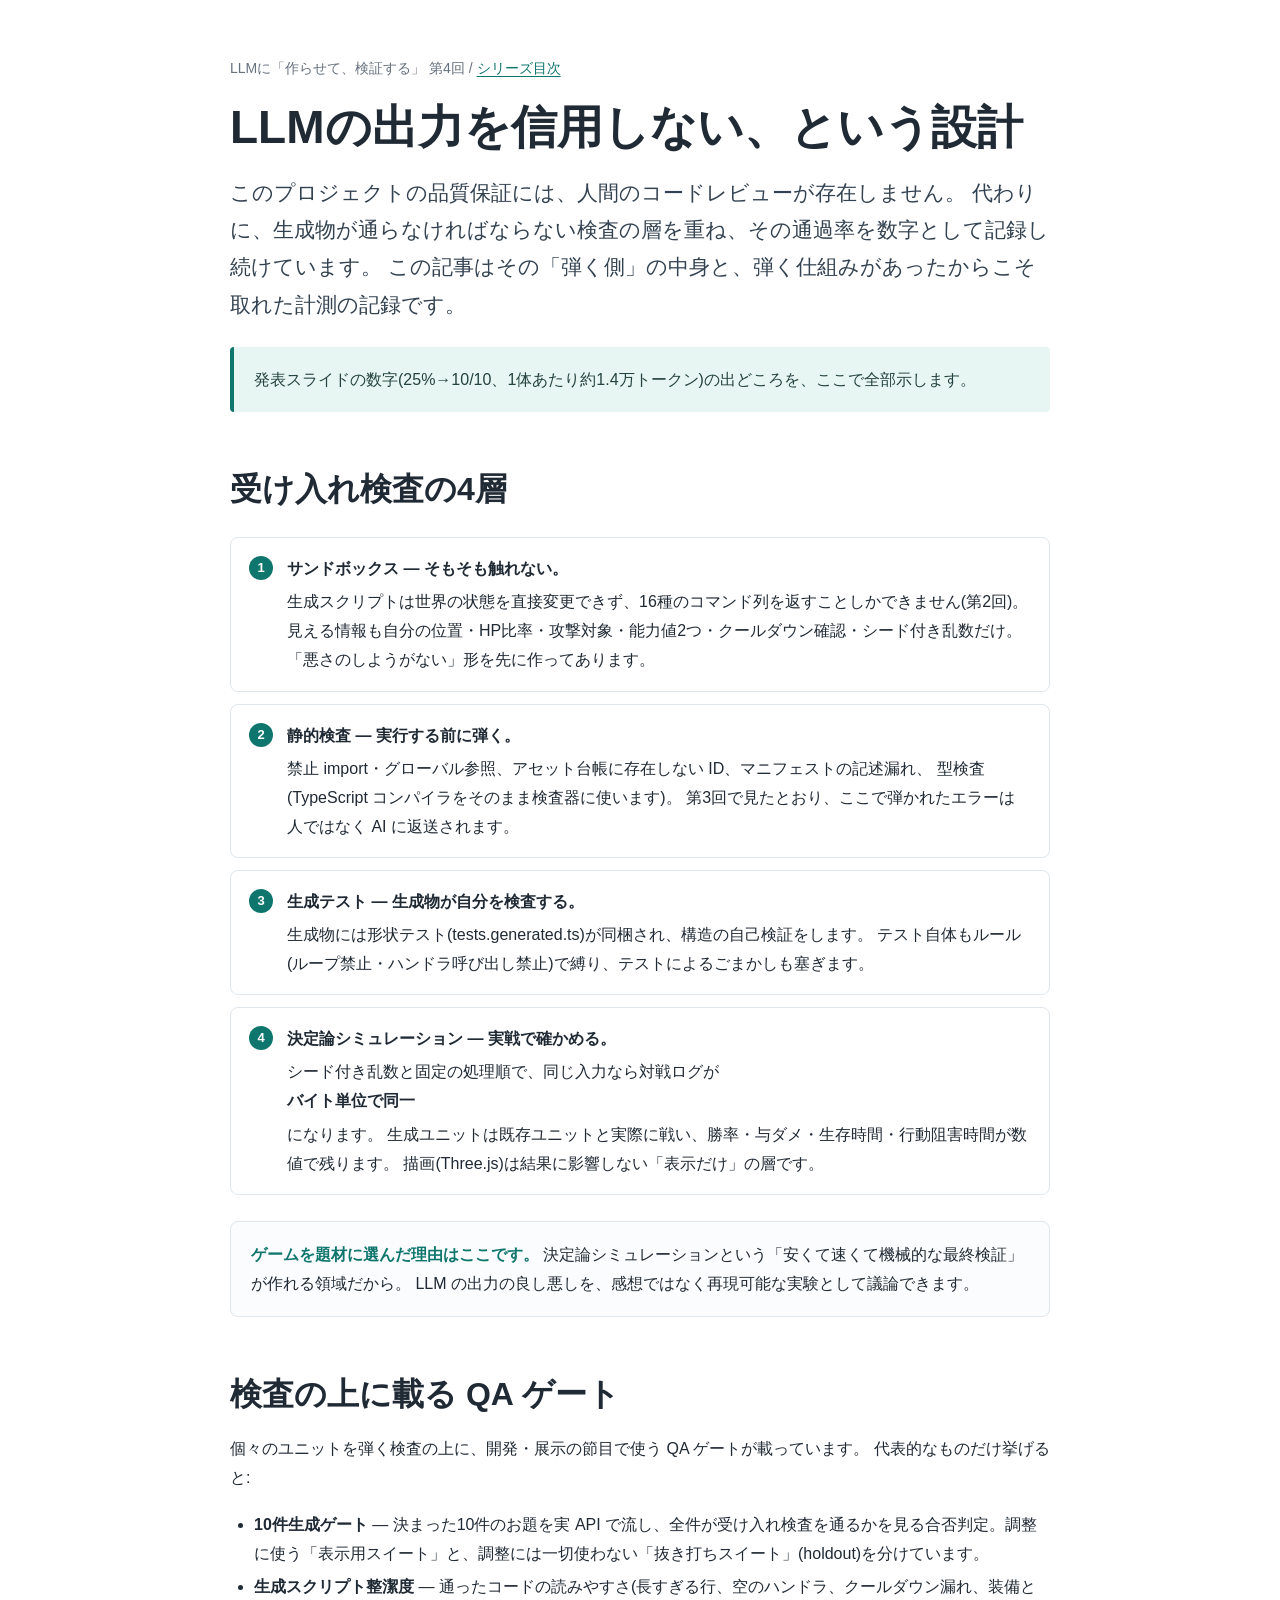
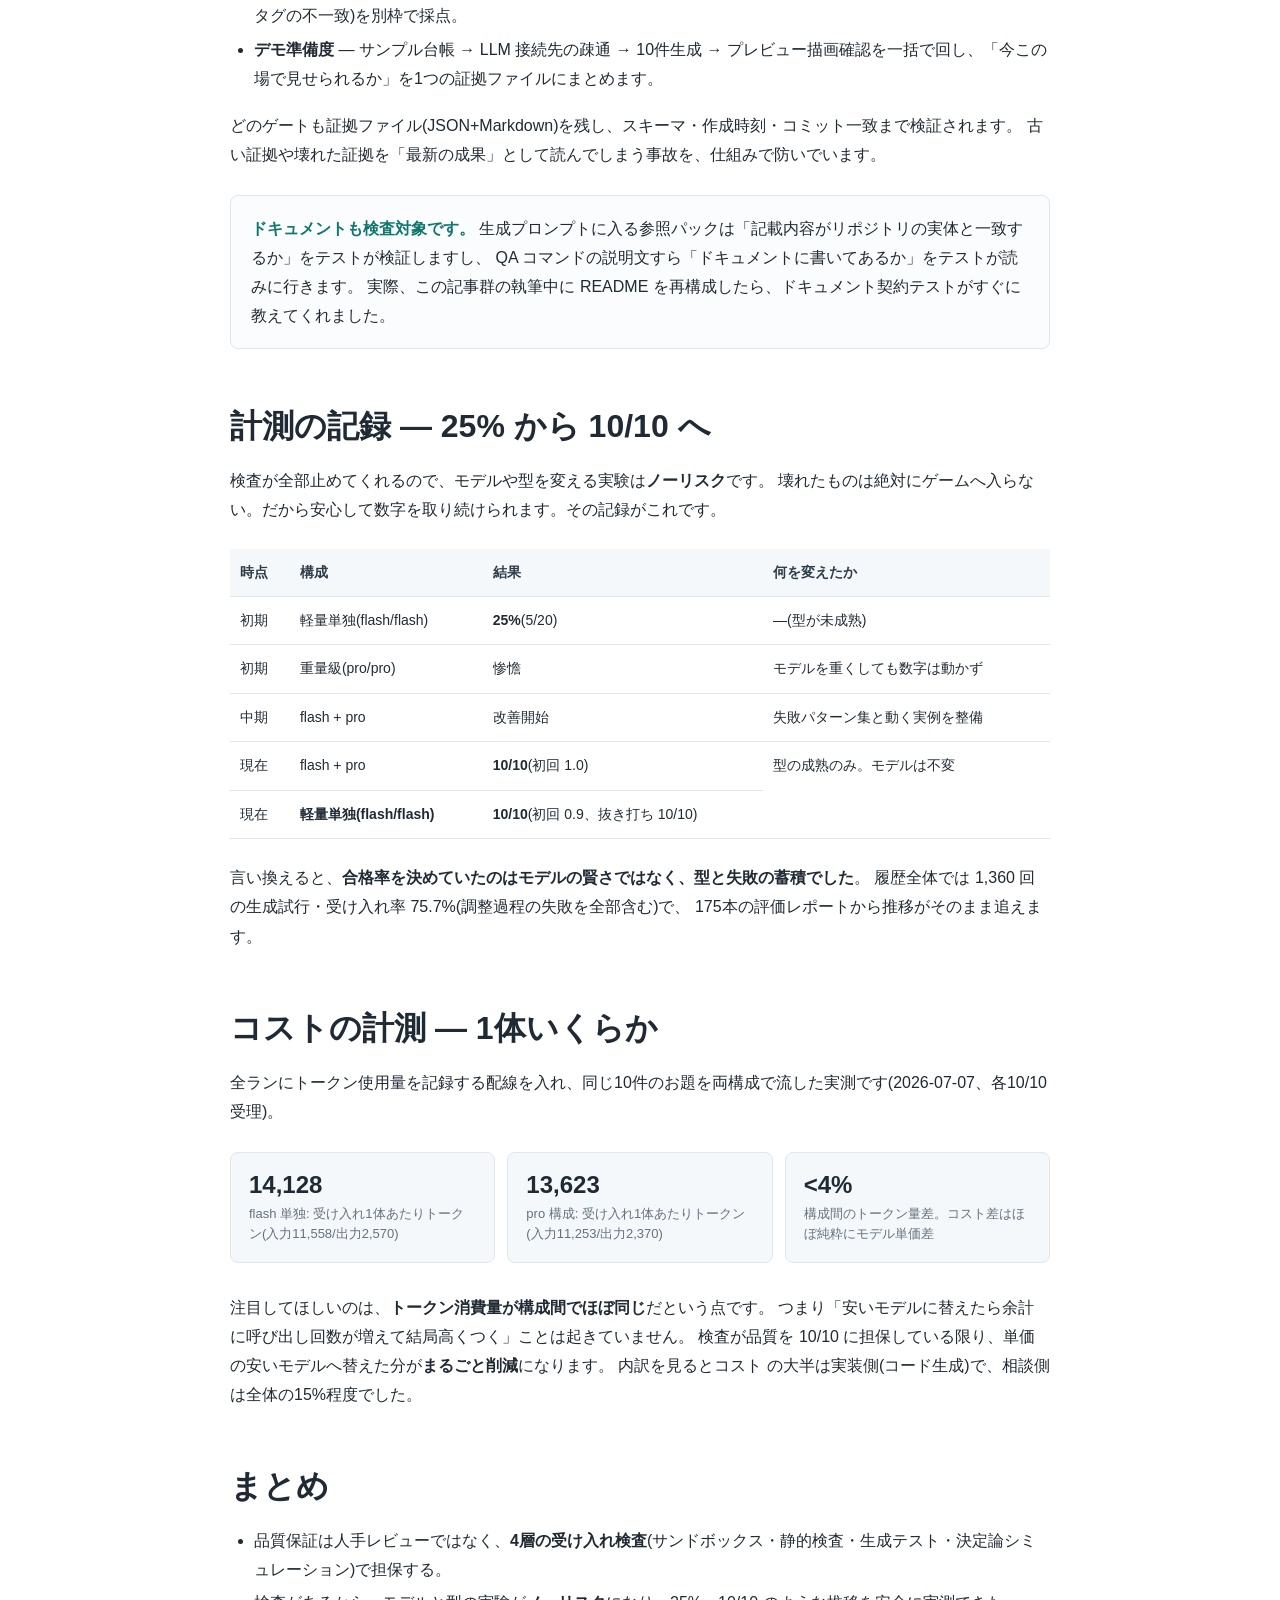
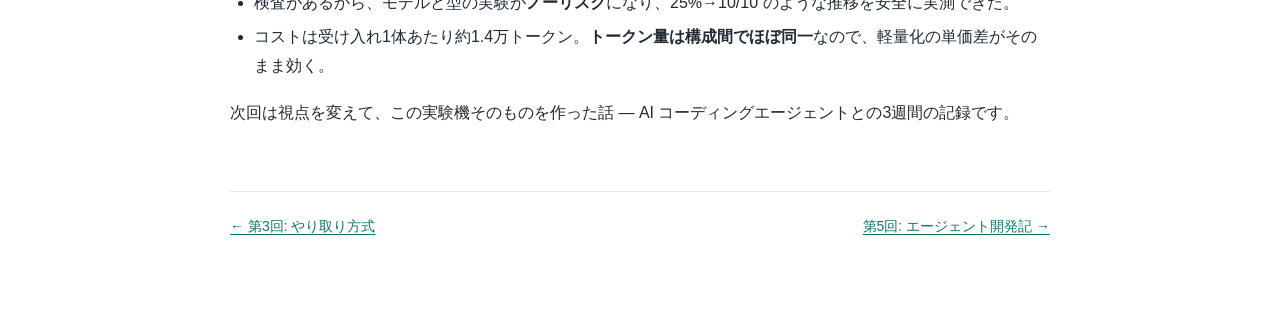
<file: articles/04-kensa-keisoku.html>
<!doctype html>
<html lang="ja">
<head>
  <meta charset="utf-8">
  <meta name="viewport" content="width=device-width, initial-scale=1">
  <title>LLMの出力を信用しない、という設計 — 受け入れ検査と計測</title>
  <link rel="stylesheet" href="article.css">
</head>
<body>
  <main class="page">
    <header>
      <p class="meta">LLMに「作らせて、検証する」 第4回 / <a href="index.html">シリーズ目次</a></p>
      <h1>LLMの出力を信用しない、という設計</h1>
      <p class="lead">
        このプロジェクトの品質保証には、人間のコードレビューが存在しません。
        代わりに、生成物が通らなければならない検査の層を重ね、その通過率を数字として記録し続けています。
        この記事はその「弾く側」の中身と、弾く仕組みがあったからこそ取れた計測の記録です。
      </p>
      <div class="note">発表スライドの数字(25%→10/10、1体あたり約1.4万トークン)の出どころを、ここで全部示します。</div>
    </header>

    <article>
      <section>
        <h2>受け入れ検査の4層</h2>
        <ol class="step-list">
          <li>
            <b>サンドボックス — そもそも触れない。</b>
            生成スクリプトは世界の状態を直接変更できず、16種のコマンド列を返すことしかできません(第2回)。
            見える情報も自分の位置・HP比率・攻撃対象・能力値2つ・クールダウン確認・シード付き乱数だけ。
            「悪さのしようがない」形を先に作ってあります。
          </li>
          <li>
            <b>静的検査 — 実行する前に弾く。</b>
            禁止 import・グローバル参照、アセット台帳に存在しない ID、マニフェストの記述漏れ、
            型検査(TypeScript コンパイラをそのまま検査器に使います)。
            第3回で見たとおり、ここで弾かれたエラーは人ではなく AI に返送されます。
          </li>
          <li>
            <b>生成テスト — 生成物が自分を検査する。</b>
            生成物には形状テスト(tests.generated.ts)が同梱され、構造の自己検証をします。
            テスト自体もルール(ループ禁止・ハンドラ呼び出し禁止)で縛り、テストによるごまかしも塞ぎます。
          </li>
          <li>
            <b>決定論シミュレーション — 実戦で確かめる。</b>
            シード付き乱数と固定の処理順で、同じ入力なら対戦ログが<b>バイト単位で同一</b>になります。
            生成ユニットは既存ユニットと実際に戦い、勝率・与ダメ・生存時間・行動阻害時間が数値で残ります。
            描画(Three.js)は結果に影響しない「表示だけ」の層です。
          </li>
        </ol>
        <div class="callout">
          <strong>ゲームを題材に選んだ理由はここです。</strong>
          決定論シミュレーションという「安くて速くて機械的な最終検証」が作れる領域だから。
          LLM の出力の良し悪しを、感想ではなく再現可能な実験として議論できます。
        </div>
      </section>

      <section>
        <h2>検査の上に載る QA ゲート</h2>
        <p>
          個々のユニットを弾く検査の上に、開発・展示の節目で使う QA ゲートが載っています。
          代表的なものだけ挙げると:
        </p>
        <ul>
          <li><b>10件生成ゲート</b> — 決まった10件のお題を実 API で流し、全件が受け入れ検査を通るかを見る合否判定。調整に使う「表示用スイート」と、調整には一切使わない「抜き打ちスイート」(holdout)を分けています。</li>
          <li><b>生成スクリプト整潔度</b> — 通ったコードの読みやすさ(長すぎる行、空のハンドラ、クールダウン漏れ、装備とタグの不一致)を別枠で採点。</li>
          <li><b>デモ準備度</b> — サンプル台帳 → LLM 接続先の疎通 → 10件生成 → プレビュー描画確認を一括で回し、「今この場で見せられるか」を1つの証拠ファイルにまとめます。</li>
        </ul>
        <p>
          どのゲートも証拠ファイル(JSON+Markdown)を残し、スキーマ・作成時刻・コミット一致まで検証されます。
          古い証拠や壊れた証拠を「最新の成果」として読んでしまう事故を、仕組みで防いでいます。
        </p>
        <div class="callout">
          <strong>ドキュメントも検査対象です。</strong>
          生成プロンプトに入る参照パックは「記載内容がリポジトリの実体と一致するか」をテストが検証しますし、
          QA コマンドの説明文すら「ドキュメントに書いてあるか」をテストが読みに行きます。
          実際、この記事群の執筆中に README を再構成したら、ドキュメント契約テストがすぐに教えてくれました。
        </div>
      </section>

      <section>
        <h2>計測の記録 — 25% から 10/10 へ</h2>
        <p>
          検査が全部止めてくれるので、モデルや型を変える実験は<b>ノーリスク</b>です。
          壊れたものは絶対にゲームへ入らない。だから安心して数字を取り続けられます。その記録がこれです。
        </p>
        <table class="plain-table">
          <tr><th>時点</th><th>構成</th><th>結果</th><th>何を変えたか</th></tr>
          <tr><td>初期</td><td>軽量単独(flash/flash)</td><td><b>25%</b>(5/20)</td><td>—(型が未成熟)</td></tr>
          <tr><td>初期</td><td>重量級(pro/pro)</td><td>惨憺</td><td>モデルを重くしても数字は動かず</td></tr>
          <tr><td>中期</td><td>flash + pro</td><td>改善開始</td><td>失敗パターン集と動く実例を整備</td></tr>
          <tr><td>現在</td><td>flash + pro</td><td><b>10/10</b>(初回 1.0)</td><td rowspan="2">型の成熟のみ。モデルは不変</td></tr>
          <tr><td>現在</td><td><b>軽量単独(flash/flash)</b></td><td><b>10/10</b>(初回 0.9、抜き打ち 10/10)</td></tr>
        </table>
        <p>
          言い換えると、<b>合格率を決めていたのはモデルの賢さではなく、型と失敗の蓄積でした</b>。
          履歴全体では 1,360 回の生成試行・受け入れ率 75.7%(調整過程の失敗を全部含む)で、
          175本の評価レポートから推移がそのまま追えます。
        </p>
      </section>

      <section>
        <h2>コストの計測 — 1体いくらか</h2>
        <p>
          全ランにトークン使用量を記録する配線を入れ、同じ10件のお題を両構成で流した実測です(2026-07-07、各10/10受理)。
        </p>
        <div class="metrics">
          <div class="metric"><strong>14,128</strong><span>flash 単独: 受け入れ1体あたりトークン(入力11,558/出力2,570)</span></div>
          <div class="metric"><strong>13,623</strong><span>pro 構成: 受け入れ1体あたりトークン(入力11,253/出力2,370)</span></div>
          <div class="metric"><strong>&lt;4%</strong><span>構成間のトークン量差。コスト差はほぼ純粋にモデル単価差</span></div>
        </div>
        <p>
          注目してほしいのは、<b>トークン消費量が構成間でほぼ同じ</b>だという点です。
          つまり「安いモデルに替えたら余計に呼び出し回数が増えて結局高くつく」ことは起きていません。
          検査が品質を 10/10 に担保している限り、単価の安いモデルへ替えた分が<b>まるごと削減</b>になります。
          内訳を見るとコスト の大半は実装側(コード生成)で、相談側は全体の15%程度でした。
        </p>
      </section>

      <section>
        <h2>まとめ</h2>
        <ul>
          <li>品質保証は人手レビューではなく、<b>4層の受け入れ検査</b>(サンドボックス・静的検査・生成テスト・決定論シミュレーション)で担保する。</li>
          <li>検査があるから、モデルと型の実験が<b>ノーリスク</b>になり、25%→10/10 のような推移を安全に実測できた。</li>
          <li>コストは受け入れ1体あたり約1.4万トークン。<b>トークン量は構成間でほぼ同一</b>なので、軽量化の単価差がそのまま効く。</li>
        </ul>
        <p>次回は視点を変えて、この実験機そのものを作った話 — AI コーディングエージェントとの3週間の記録です。</p>
      </section>
    </article>

    <footer class="series-nav">
      <span><a href="03-yaritori.html">← 第3回: やり取り方式</a></span>
      <span><a href="05-agent-kaihatsu.html">第5回: エージェント開発記 →</a></span>
    </footer>
  </main>
</body>
</html>
</file>
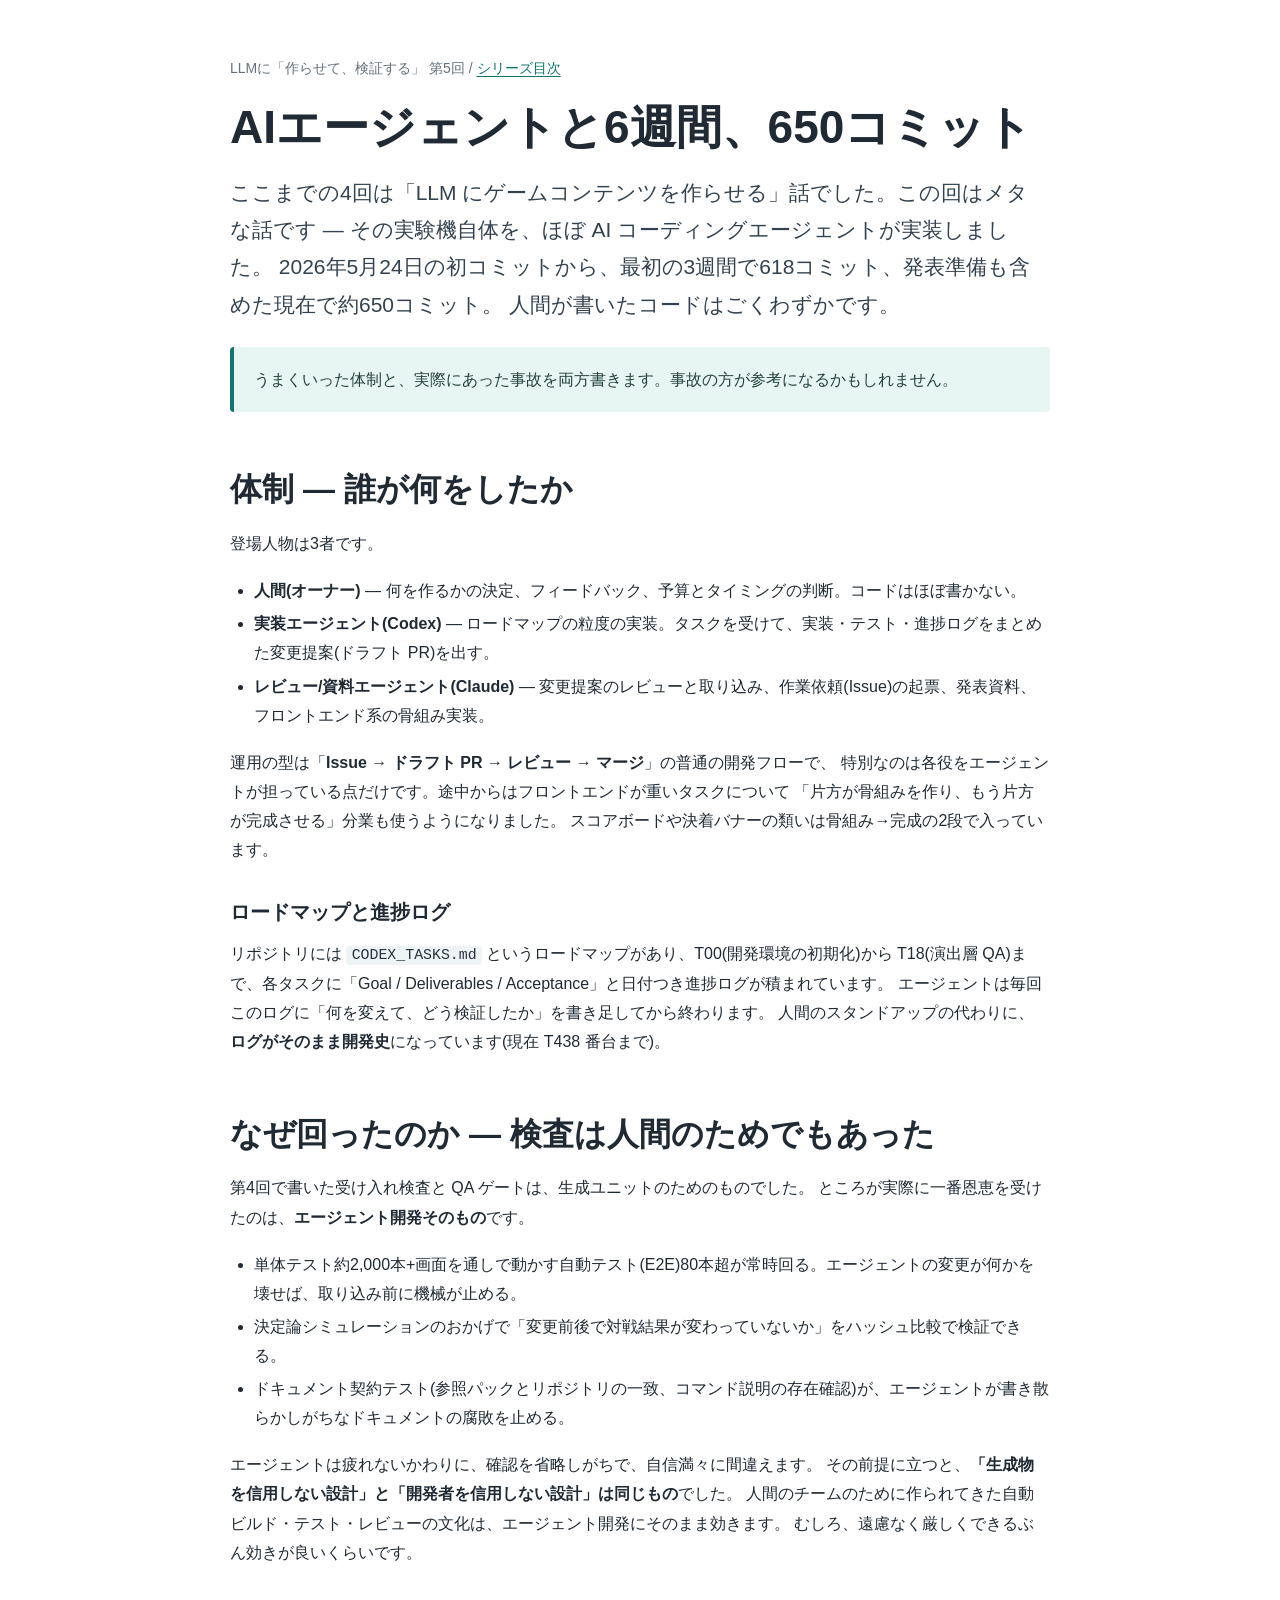
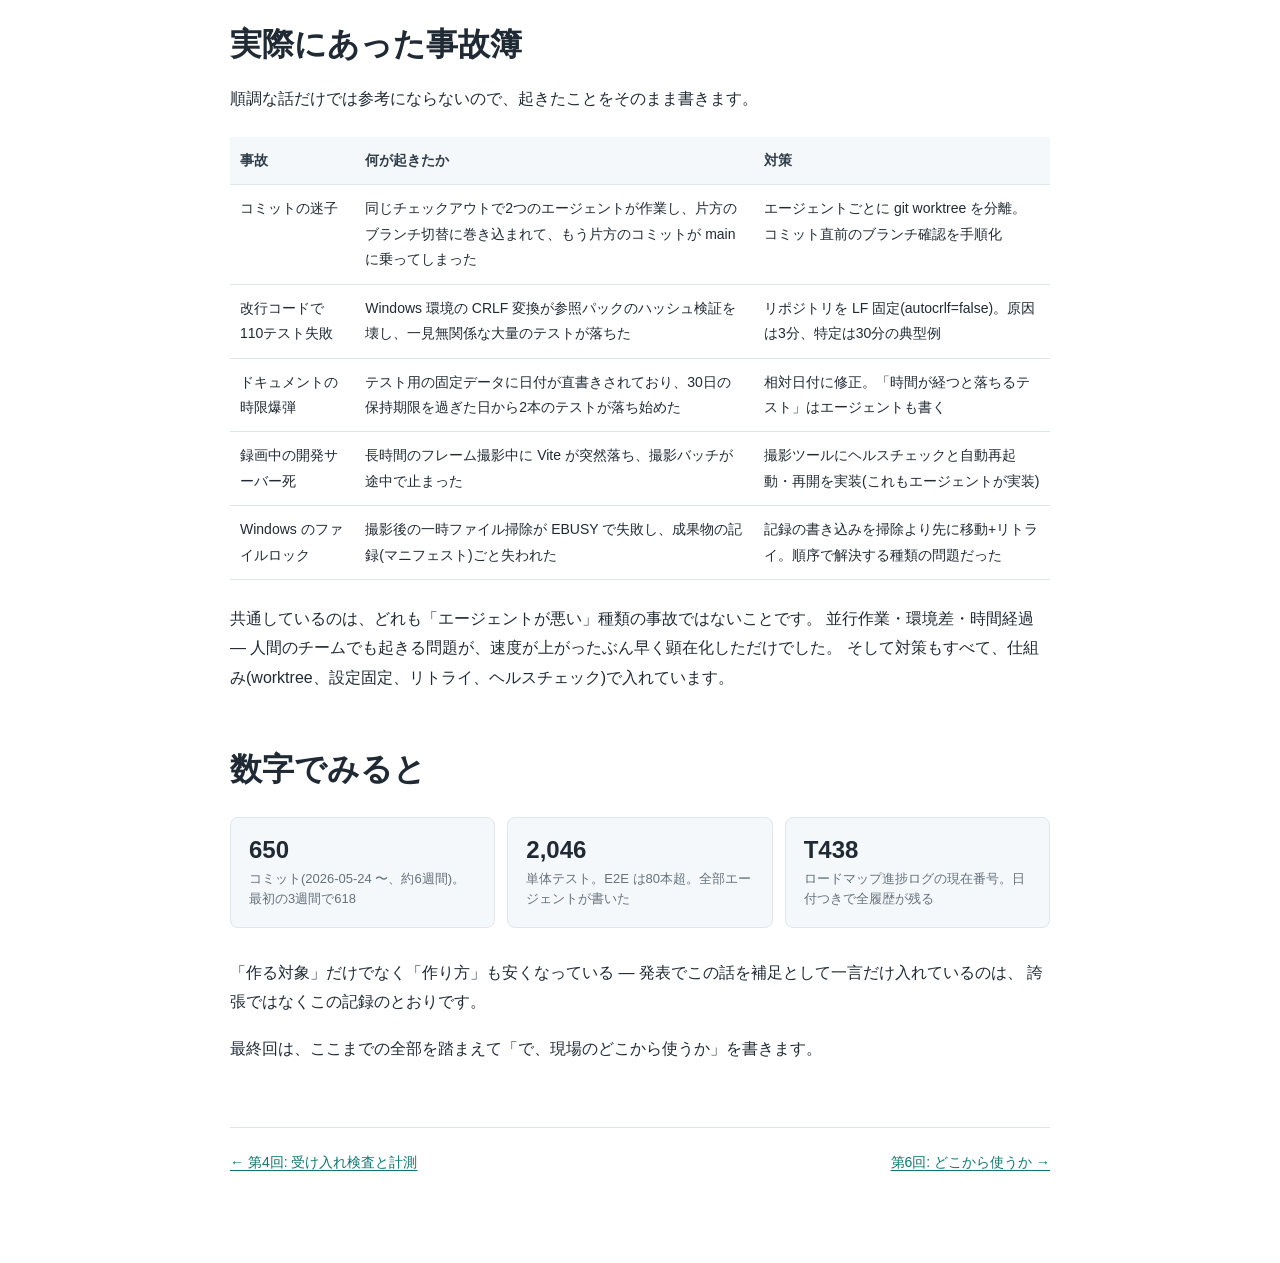
<file: articles/05-agent-kaihatsu.html>
<!doctype html>
<html lang="ja">
<head>
  <meta charset="utf-8">
  <meta name="viewport" content="width=device-width, initial-scale=1">
  <title>AIエージェントと6週間、650コミット — エージェント駆動開発の記録</title>
  <link rel="stylesheet" href="article.css">
</head>
<body>
  <main class="page">
    <header>
      <p class="meta">LLMに「作らせて、検証する」 第5回 / <a href="index.html">シリーズ目次</a></p>
      <h1>AIエージェントと6週間、650コミット</h1>
      <p class="lead">
        ここまでの4回は「LLM にゲームコンテンツを作らせる」話でした。この回はメタな話です —
        その実験機自体を、ほぼ AI コーディングエージェントが実装しました。
        2026年5月24日の初コミットから、最初の3週間で618コミット、発表準備も含めた現在で約650コミット。
        人間が書いたコードはごくわずかです。
      </p>
      <div class="note">うまくいった体制と、実際にあった事故を両方書きます。事故の方が参考になるかもしれません。</div>
    </header>

    <article>
      <section>
        <h2>体制 — 誰が何をしたか</h2>
        <p>登場人物は3者です。</p>
        <ul>
          <li><b>人間(オーナー)</b> — 何を作るかの決定、フィードバック、予算とタイミングの判断。コードはほぼ書かない。</li>
          <li><b>実装エージェント(Codex)</b> — ロードマップの粒度の実装。タスクを受けて、実装・テスト・進捗ログをまとめた変更提案(ドラフト PR)を出す。</li>
          <li><b>レビュー/資料エージェント(Claude)</b> — 変更提案のレビューと取り込み、作業依頼(Issue)の起票、発表資料、フロントエンド系の骨組み実装。</li>
        </ul>
        <p>
          運用の型は「<b>Issue → ドラフト PR → レビュー → マージ</b>」の普通の開発フローで、
          特別なのは各役をエージェントが担っている点だけです。途中からはフロントエンドが重いタスクについて
          「片方が骨組みを作り、もう片方が完成させる」分業も使うようになりました。
          スコアボードや決着バナーの類いは骨組み→完成の2段で入っています。
        </p>
        <h3>ロードマップと進捗ログ</h3>
        <p>
          リポジトリには <code>CODEX_TASKS.md</code> というロードマップがあり、T00(開発環境の初期化)から
          T18(演出層 QA)まで、各タスクに「Goal / Deliverables / Acceptance」と日付つき進捗ログが積まれています。
          エージェントは毎回このログに「何を変えて、どう検証したか」を書き足してから終わります。
          人間のスタンドアップの代わりに、<b>ログがそのまま開発史</b>になっています(現在 T438 番台まで)。
        </p>
      </section>

      <section>
        <h2>なぜ回ったのか — 検査は人間のためでもあった</h2>
        <p>
          第4回で書いた受け入れ検査と QA ゲートは、生成ユニットのためのものでした。
          ところが実際に一番恩恵を受けたのは、<b>エージェント開発そのもの</b>です。
        </p>
        <ul>
          <li>単体テスト約2,000本+画面を通しで動かす自動テスト(E2E)80本超が常時回る。エージェントの変更が何かを壊せば、取り込み前に機械が止める。</li>
          <li>決定論シミュレーションのおかげで「変更前後で対戦結果が変わっていないか」をハッシュ比較で検証できる。</li>
          <li>ドキュメント契約テスト(参照パックとリポジトリの一致、コマンド説明の存在確認)が、エージェントが書き散らかしがちなドキュメントの腐敗を止める。</li>
        </ul>
        <p>
          エージェントは疲れないかわりに、確認を省略しがちで、自信満々に間違えます。
          その前提に立つと、<b>「生成物を信用しない設計」と「開発者を信用しない設計」は同じもの</b>でした。
          人間のチームのために作られてきた自動ビルド・テスト・レビューの文化は、エージェント開発にそのまま効きます。
          むしろ、遠慮なく厳しくできるぶん効きが良いくらいです。
        </p>
      </section>

      <section>
        <h2>実際にあった事故簿</h2>
        <p>順調な話だけでは参考にならないので、起きたことをそのまま書きます。</p>
        <table class="plain-table">
          <tr><th>事故</th><th>何が起きたか</th><th>対策</th></tr>
          <tr>
            <td>コミットの迷子</td>
            <td>同じチェックアウトで2つのエージェントが作業し、片方のブランチ切替に巻き込まれて、もう片方のコミットが main に乗ってしまった</td>
            <td>エージェントごとに git worktree を分離。コミット直前のブランチ確認を手順化</td>
          </tr>
          <tr>
            <td>改行コードで110テスト失敗</td>
            <td>Windows 環境の CRLF 変換が参照パックのハッシュ検証を壊し、一見無関係な大量のテストが落ちた</td>
            <td>リポジトリを LF 固定(autocrlf=false)。原因は3分、特定は30分の典型例</td>
          </tr>
          <tr>
            <td>ドキュメントの時限爆弾</td>
            <td>テスト用の固定データに日付が直書きされており、30日の保持期限を過ぎた日から2本のテストが落ち始めた</td>
            <td>相対日付に修正。「時間が経つと落ちるテスト」はエージェントも書く</td>
          </tr>
          <tr>
            <td>録画中の開発サーバー死</td>
            <td>長時間のフレーム撮影中に Vite が突然落ち、撮影バッチが途中で止まった</td>
            <td>撮影ツールにヘルスチェックと自動再起動・再開を実装(これもエージェントが実装)</td>
          </tr>
          <tr>
            <td>Windows のファイルロック</td>
            <td>撮影後の一時ファイル掃除が EBUSY で失敗し、成果物の記録(マニフェスト)ごと失われた</td>
            <td>記録の書き込みを掃除より先に移動+リトライ。順序で解決する種類の問題だった</td>
          </tr>
        </table>
        <p>
          共通しているのは、どれも「エージェントが悪い」種類の事故ではないことです。
          並行作業・環境差・時間経過 — 人間のチームでも起きる問題が、速度が上がったぶん早く顕在化しただけでした。
          そして対策もすべて、仕組み(worktree、設定固定、リトライ、ヘルスチェック)で入れています。
        </p>
      </section>

      <section>
        <h2>数字でみると</h2>
        <div class="metrics">
          <div class="metric"><strong>650</strong><span>コミット(2026-05-24 〜、約6週間)。最初の3週間で618</span></div>
          <div class="metric"><strong>2,046</strong><span>単体テスト。E2E は80本超。全部エージェントが書いた</span></div>
          <div class="metric"><strong>T438</strong><span>ロードマップ進捗ログの現在番号。日付つきで全履歴が残る</span></div>
        </div>
        <p>
          「作る対象」だけでなく「作り方」も安くなっている — 発表でこの話を補足として一言だけ入れているのは、
          誇張ではなくこの記録のとおりです。
        </p>
        <p>最終回は、ここまでの全部を踏まえて「で、現場のどこから使うか」を書きます。</p>
      </section>
    </article>

    <footer class="series-nav">
      <span><a href="04-kensa-keisoku.html">← 第4回: 受け入れ検査と計測</a></span>
      <span><a href="06-tenbou.html">第6回: どこから使うか →</a></span>
    </footer>
  </main>
</body>
</html>
</file>
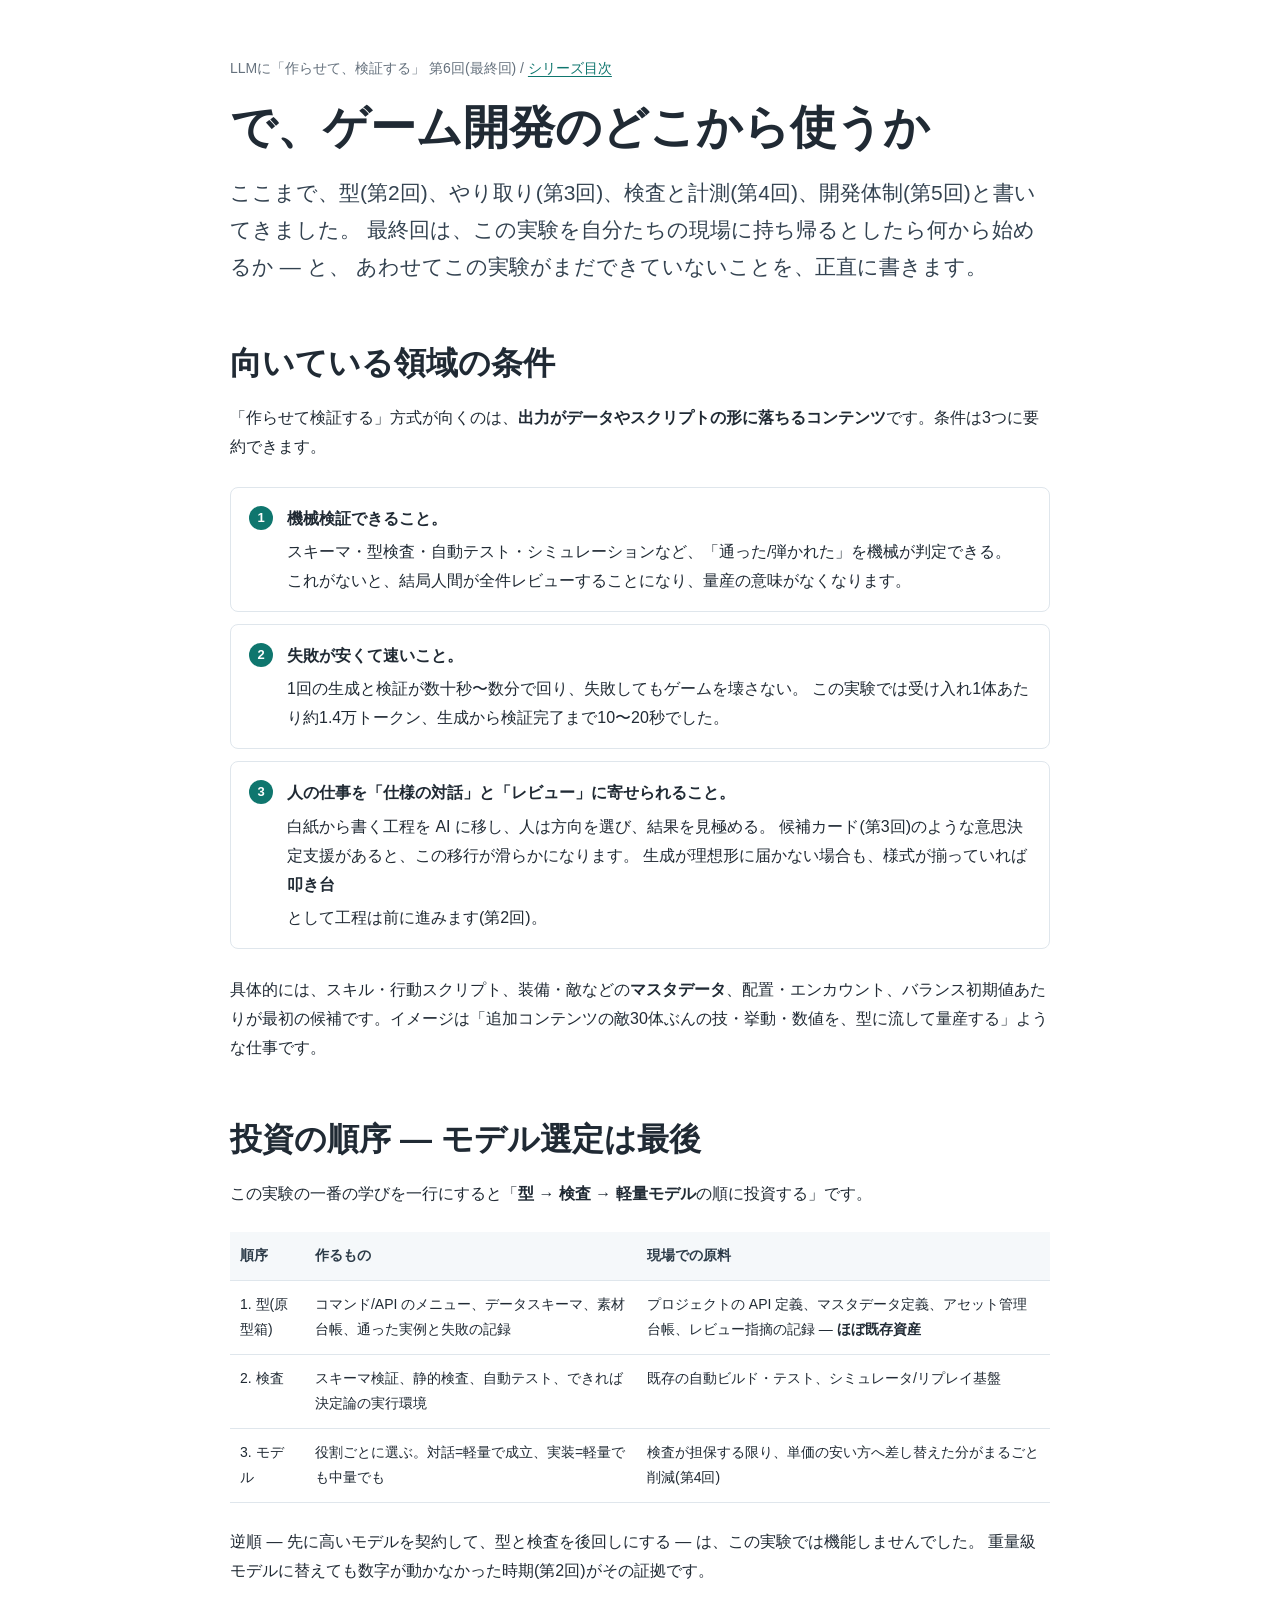
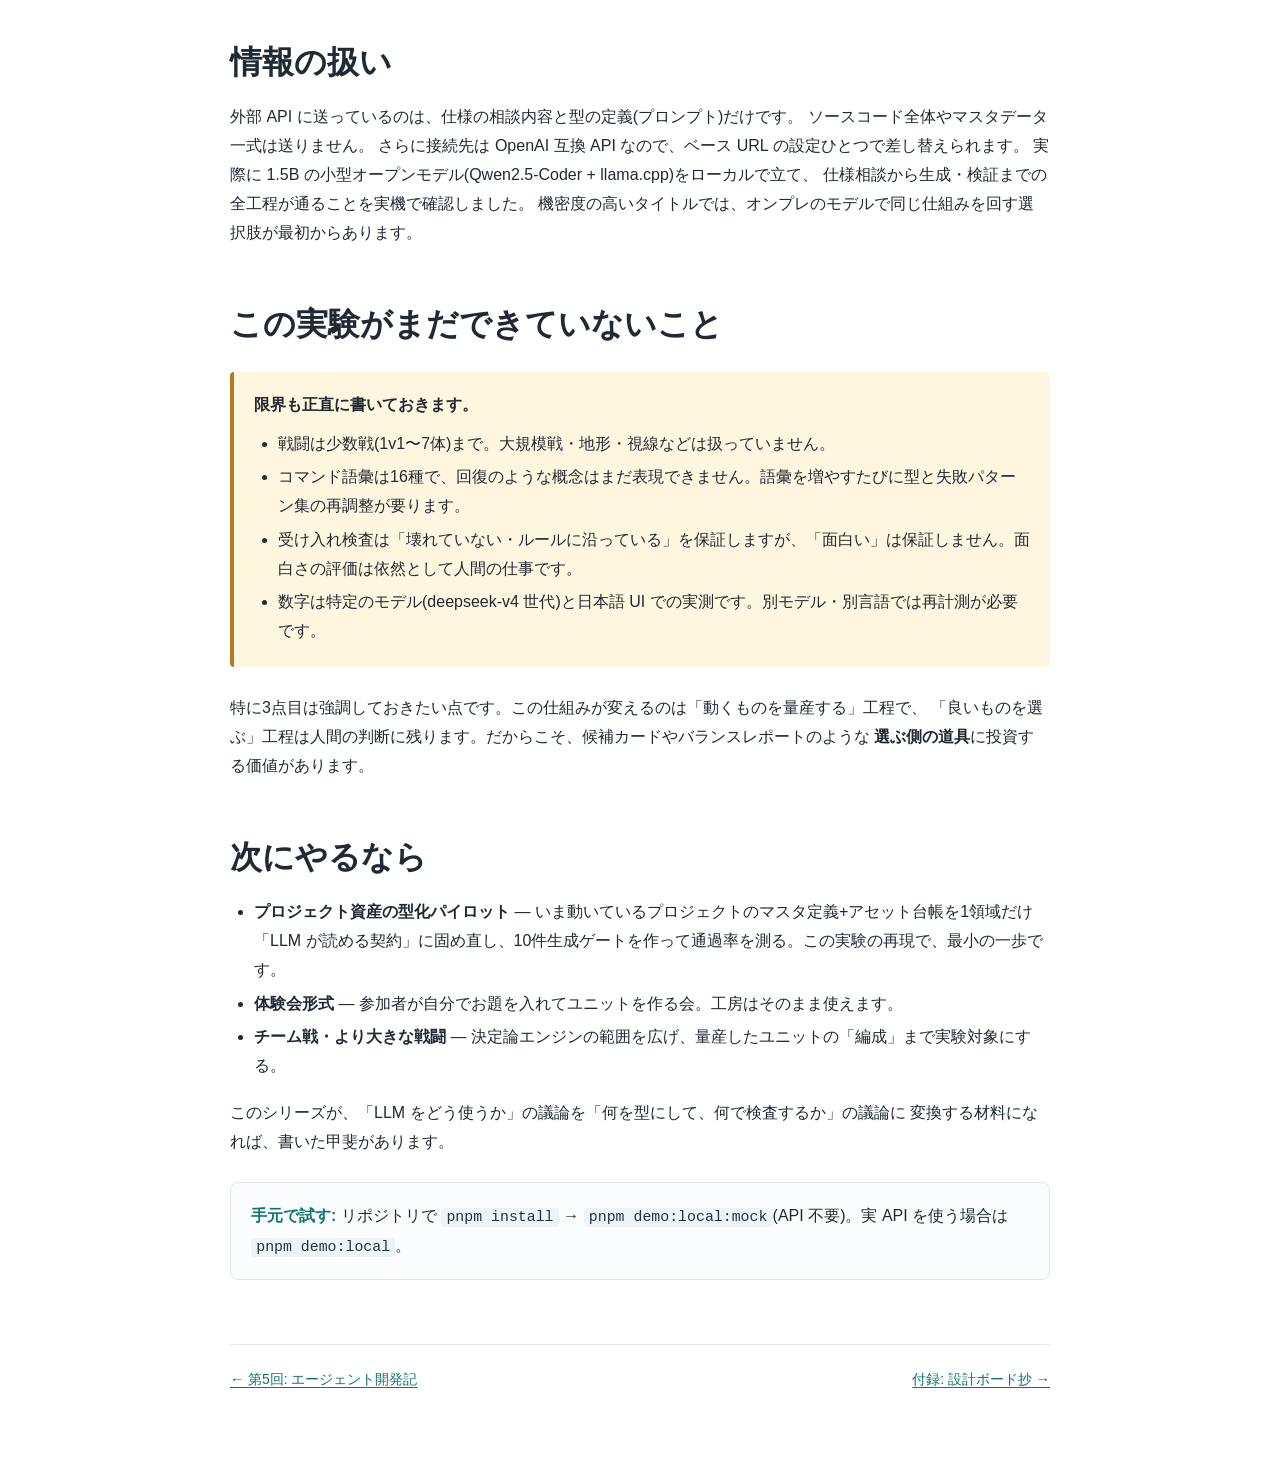
<file: articles/06-tenbou.html>
<!doctype html>
<html lang="ja">
<head>
  <meta charset="utf-8">
  <meta name="viewport" content="width=device-width, initial-scale=1">
  <title>で、ゲーム開発のどこから使うか</title>
  <link rel="stylesheet" href="article.css">
</head>
<body>
  <main class="page">
    <header>
      <p class="meta">LLMに「作らせて、検証する」 第6回(最終回) / <a href="index.html">シリーズ目次</a></p>
      <h1>で、ゲーム開発のどこから使うか</h1>
      <p class="lead">
        ここまで、型(第2回)、やり取り(第3回)、検査と計測(第4回)、開発体制(第5回)と書いてきました。
        最終回は、この実験を自分たちの現場に持ち帰るとしたら何から始めるか — と、
        あわせてこの実験がまだできていないことを、正直に書きます。
      </p>
    </header>

    <article>
      <section>
        <h2>向いている領域の条件</h2>
        <p>「作らせて検証する」方式が向くのは、<b>出力がデータやスクリプトの形に落ちるコンテンツ</b>です。条件は3つに要約できます。</p>
        <ol class="step-list">
          <li>
            <b>機械検証できること。</b>
            スキーマ・型検査・自動テスト・シミュレーションなど、「通った/弾かれた」を機械が判定できる。
            これがないと、結局人間が全件レビューすることになり、量産の意味がなくなります。
          </li>
          <li>
            <b>失敗が安くて速いこと。</b>
            1回の生成と検証が数十秒〜数分で回り、失敗してもゲームを壊さない。
            この実験では受け入れ1体あたり約1.4万トークン、生成から検証完了まで10〜20秒でした。
          </li>
          <li>
            <b>人の仕事を「仕様の対話」と「レビュー」に寄せられること。</b>
            白紙から書く工程を AI に移し、人は方向を選び、結果を見極める。
            候補カード(第3回)のような意思決定支援があると、この移行が滑らかになります。
            生成が理想形に届かない場合も、様式が揃っていれば<b>叩き台</b>として工程は前に進みます(第2回)。
          </li>
        </ol>
        <p>具体的には、スキル・行動スクリプト、装備・敵などの<b>マスタデータ</b>、配置・エンカウント、バランス初期値あたりが最初の候補です。イメージは「追加コンテンツの敵30体ぶんの技・挙動・数値を、型に流して量産する」ような仕事です。</p>
      </section>

      <section>
        <h2>投資の順序 — モデル選定は最後</h2>
        <p>この実験の一番の学びを一行にすると「<b>型 → 検査 → 軽量モデル</b>の順に投資する」です。</p>
        <table class="plain-table">
          <tr><th>順序</th><th>作るもの</th><th>現場での原料</th></tr>
          <tr><td>1. 型(原型箱)</td><td>コマンド/API のメニュー、データスキーマ、素材台帳、通った実例と失敗の記録</td><td>プロジェクトの API 定義、マスタデータ定義、アセット管理台帳、レビュー指摘の記録 — <b>ほぼ既存資産</b></td></tr>
          <tr><td>2. 検査</td><td>スキーマ検証、静的検査、自動テスト、できれば決定論の実行環境</td><td>既存の自動ビルド・テスト、シミュレータ/リプレイ基盤</td></tr>
          <tr><td>3. モデル</td><td>役割ごとに選ぶ。対話=軽量で成立、実装=軽量でも中量でも</td><td>検査が担保する限り、単価の安い方へ差し替えた分がまるごと削減(第4回)</td></tr>
        </table>
        <p>
          逆順 — 先に高いモデルを契約して、型と検査を後回しにする — は、この実験では機能しませんでした。
          重量級モデルに替えても数字が動かなかった時期(第2回)がその証拠です。
        </p>
      </section>

      <section>
        <h2>情報の扱い</h2>
        <p>
          外部 API に送っているのは、仕様の相談内容と型の定義(プロンプト)だけです。
          ソースコード全体やマスタデータ一式は送りません。
          さらに接続先は OpenAI 互換 API なので、ベース URL の設定ひとつで差し替えられます。
          実際に 1.5B の小型オープンモデル(Qwen2.5-Coder + llama.cpp)をローカルで立て、
          仕様相談から生成・検証までの全工程が通ることを実機で確認しました。
          機密度の高いタイトルでは、オンプレのモデルで同じ仕組みを回す選択肢が最初からあります。
        </p>
      </section>

      <section>
        <h2>この実験がまだできていないこと</h2>
        <div class="warn">
          <p style="margin:0 0 10px;"><b>限界も正直に書いておきます。</b></p>
          <ul style="margin:0;">
            <li>戦闘は少数戦(1v1〜7体)まで。大規模戦・地形・視線などは扱っていません。</li>
            <li>コマンド語彙は16種で、回復のような概念はまだ表現できません。語彙を増やすたびに型と失敗パターン集の再調整が要ります。</li>
            <li>受け入れ検査は「壊れていない・ルールに沿っている」を保証しますが、「面白い」は保証しません。面白さの評価は依然として人間の仕事です。</li>
            <li>数字は特定のモデル(deepseek-v4 世代)と日本語 UI での実測です。別モデル・別言語では再計測が必要です。</li>
          </ul>
        </div>
        <p>
          特に3点目は強調しておきたい点です。この仕組みが変えるのは「動くものを量産する」工程で、
          「良いものを選ぶ」工程は人間の判断に残ります。だからこそ、候補カードやバランスレポートのような
          <b>選ぶ側の道具</b>に投資する価値があります。
        </p>
      </section>

      <section>
        <h2>次にやるなら</h2>
        <ul>
          <li><b>プロジェクト資産の型化パイロット</b> — いま動いているプロジェクトのマスタ定義+アセット台帳を1領域だけ「LLM が読める契約」に固め直し、10件生成ゲートを作って通過率を測る。この実験の再現で、最小の一歩です。</li>
          <li><b>体験会形式</b> — 参加者が自分でお題を入れてユニットを作る会。工房はそのまま使えます。</li>
          <li><b>チーム戦・より大きな戦闘</b> — 決定論エンジンの範囲を広げ、量産したユニットの「編成」まで実験対象にする。</li>
        </ul>
        <p>
          このシリーズが、「LLM をどう使うか」の議論を「何を型にして、何で検査するか」の議論に
          変換する材料になれば、書いた甲斐があります。
        </p>
        <div class="callout">
          <strong>手元で試す:</strong> リポジトリで <code>pnpm install</code> →
          <code>pnpm demo:local:mock</code>(API 不要)。実 API を使う場合は <code>pnpm demo:local</code>。
        </div>
      </section>
    </article>

    <footer class="series-nav">
      <span><a href="05-agent-kaihatsu.html">← 第5回: エージェント開発記</a></span>
      <span><a href="appendix-design-boards.html">付録: 設計ボード抄 →</a></span>
    </footer>
  </main>
</body>
</html>
</file>
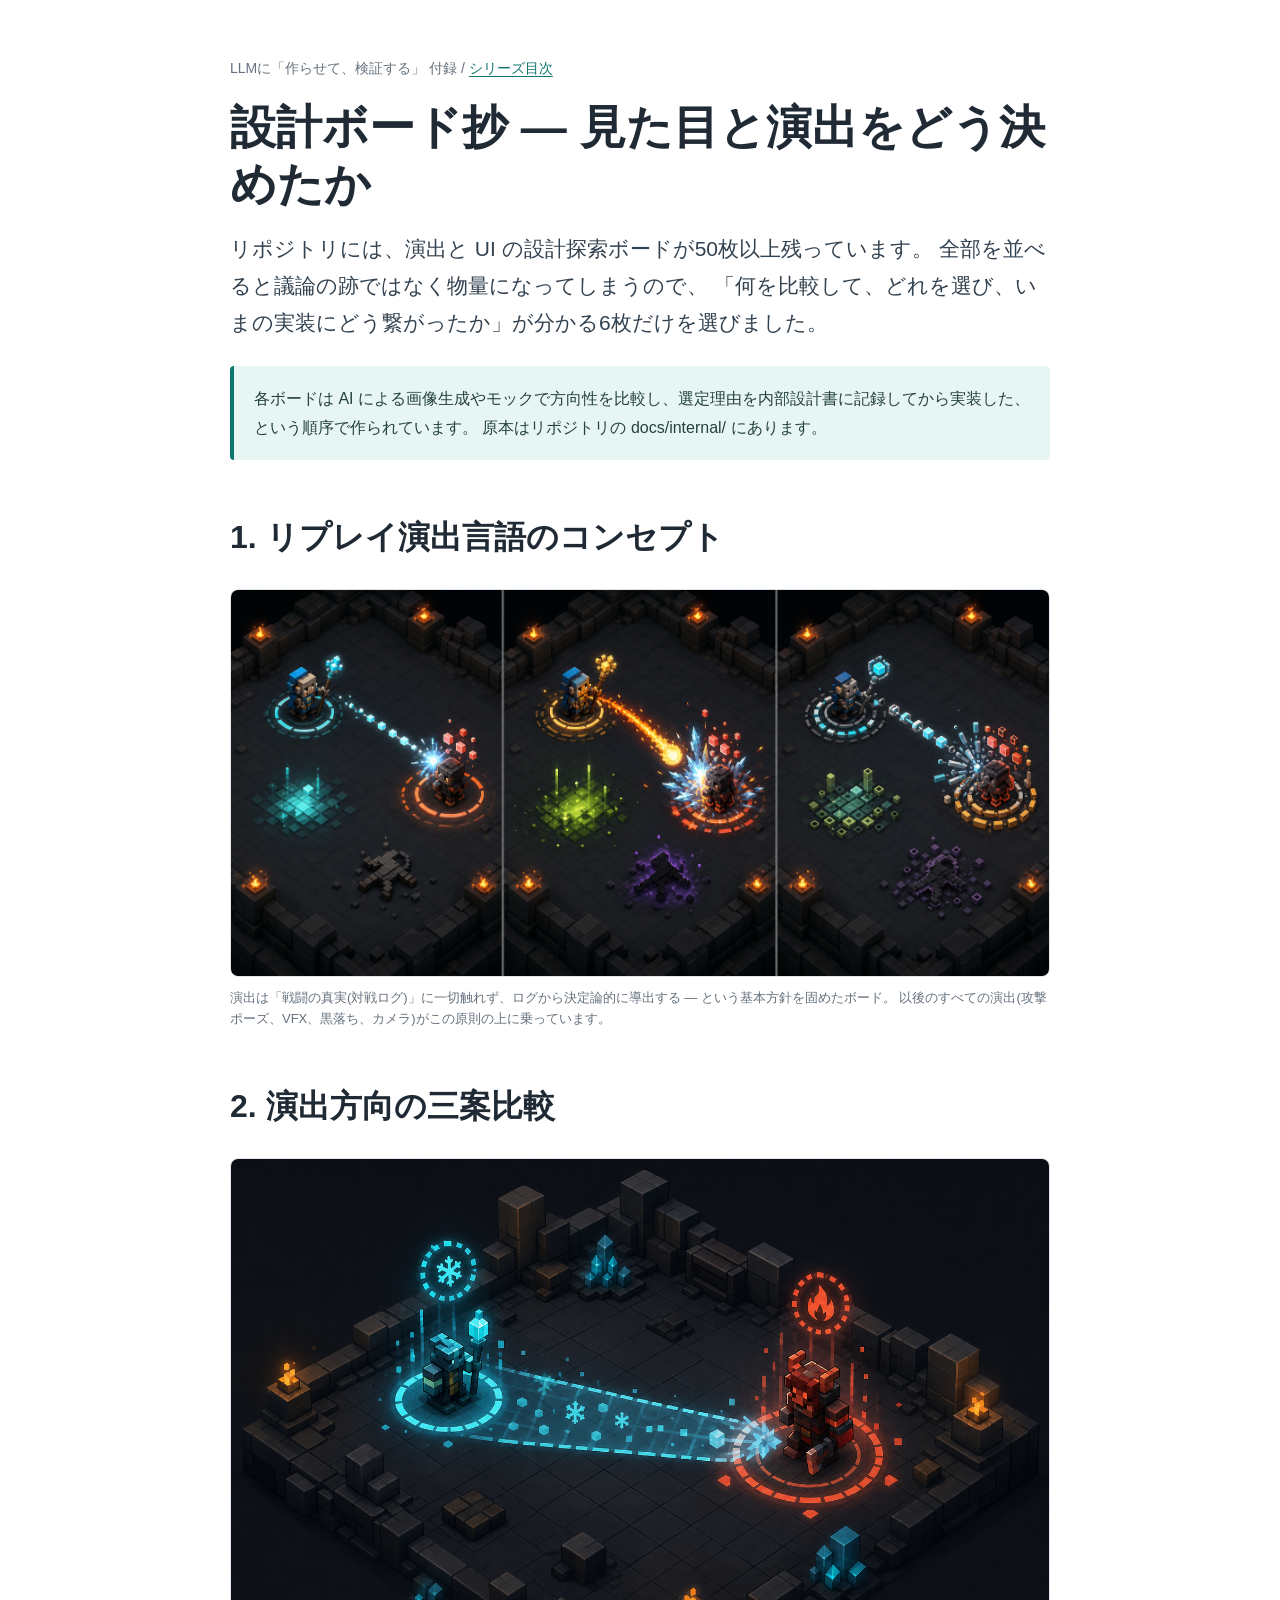
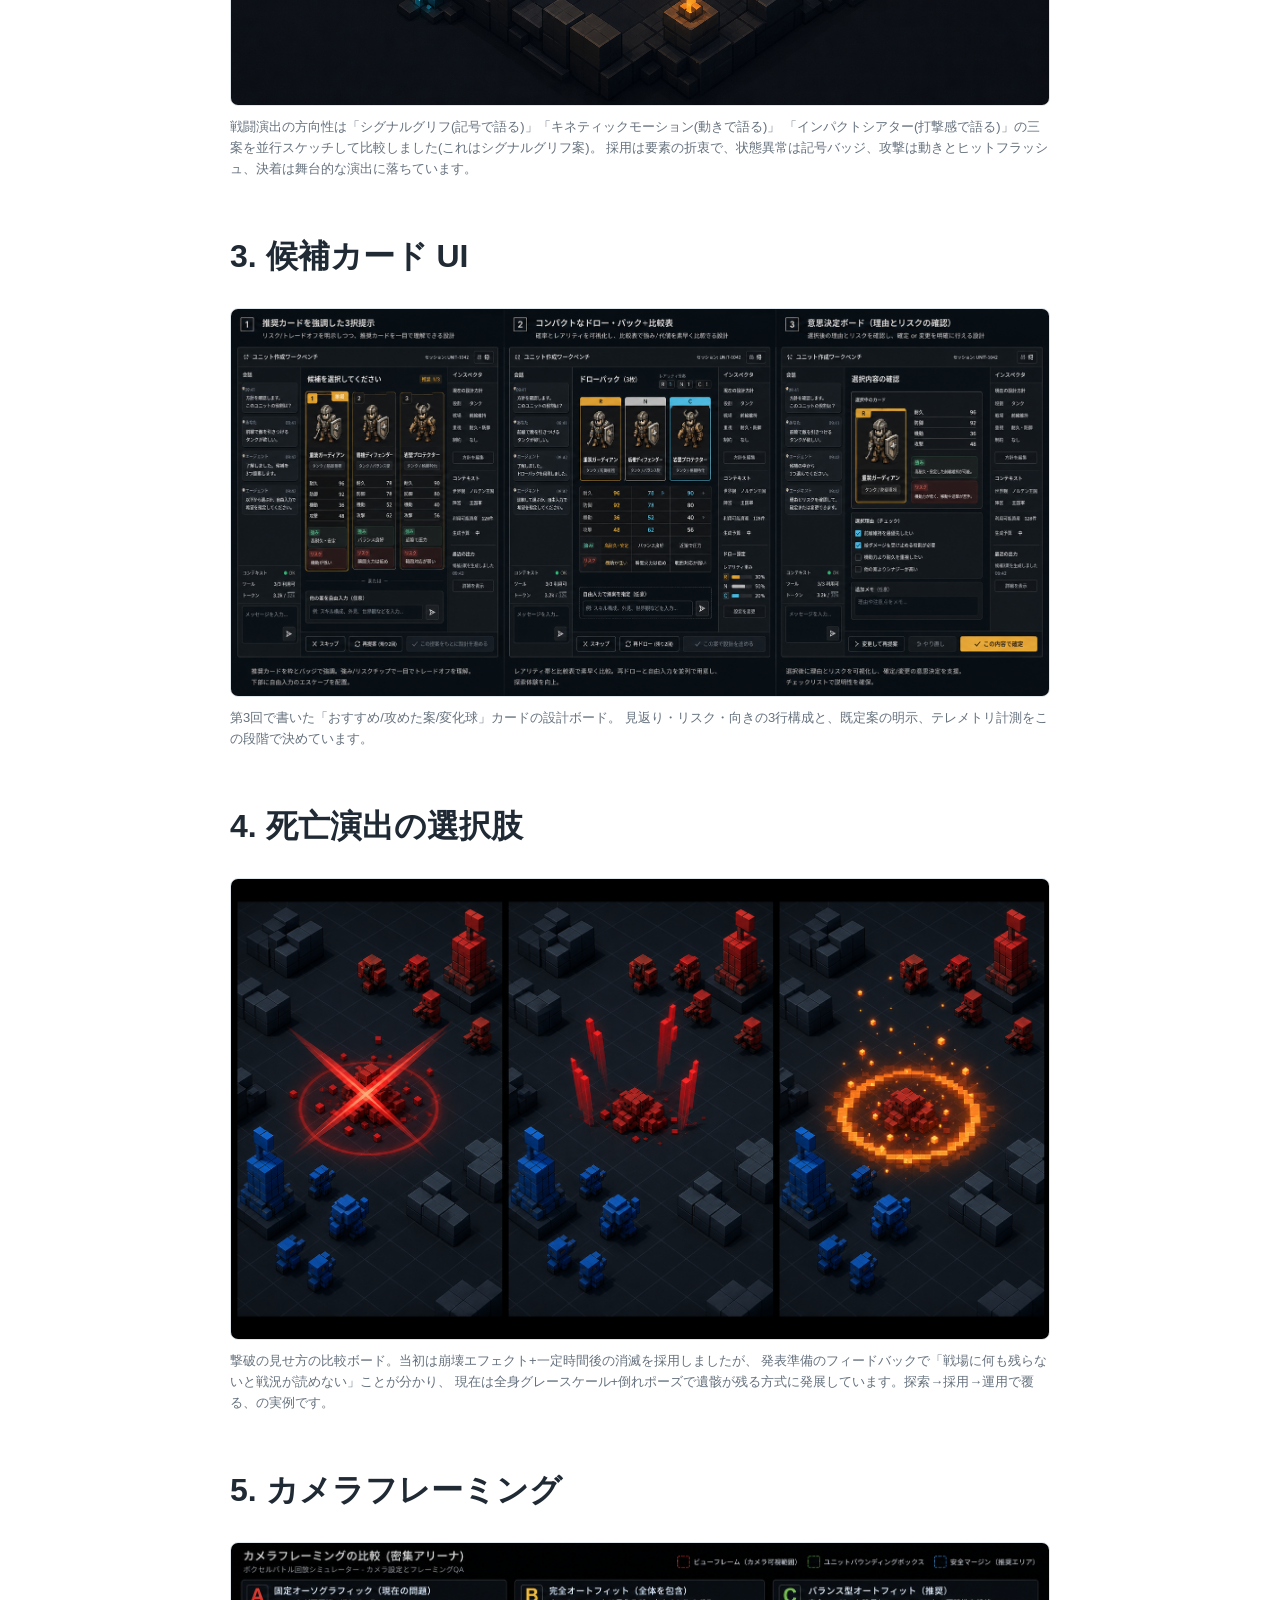
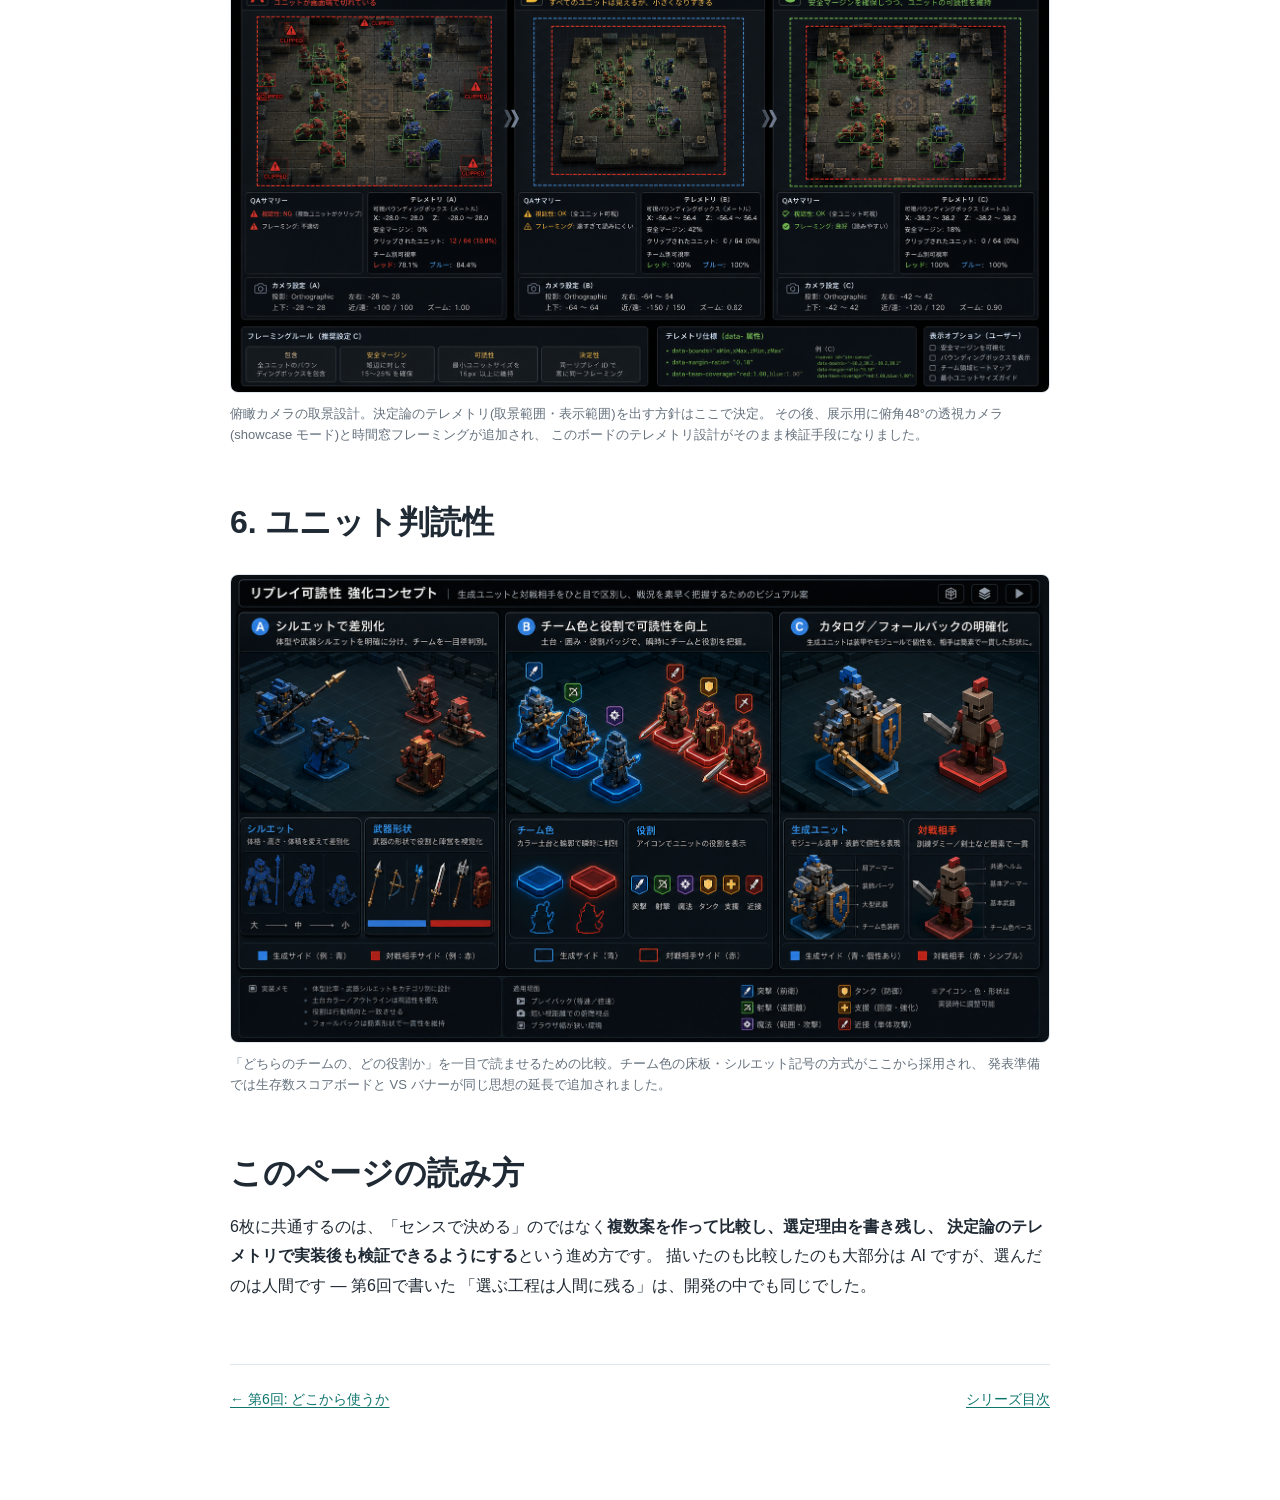
<file: articles/appendix-design-boards.html>
<!doctype html>
<html lang="ja">
<head>
  <meta charset="utf-8">
  <meta name="viewport" content="width=device-width, initial-scale=1">
  <title>付録: 設計ボード抄 — 見た目と演出をどう決めたか</title>
  <link rel="stylesheet" href="article.css">
</head>
<body>
  <main class="page">
    <header>
      <p class="meta">LLMに「作らせて、検証する」 付録 / <a href="index.html">シリーズ目次</a></p>
      <h1>設計ボード抄 — 見た目と演出をどう決めたか</h1>
      <p class="lead">
        リポジトリには、演出と UI の設計探索ボードが50枚以上残っています。
        全部を並べると議論の跡ではなく物量になってしまうので、
        「何を比較して、どれを選び、いまの実装にどう繋がったか」が分かる6枚だけを選びました。
      </p>
      <div class="note">
        各ボードは AI による画像生成やモックで方向性を比較し、選定理由を内部設計書に記録してから実装した、という順序で作られています。
        原本はリポジトリの docs/internal/ にあります。
      </div>
    </header>

    <article>
      <section>
        <h2>1. リプレイ演出言語のコンセプト</h2>
        <figure>
          <img src="../assets/design-boards/presentation-language-concept.png" alt="リプレイ演出言語のコンセプトボード">
          <figcaption>
            演出は「戦闘の真実(対戦ログ)」に一切触れず、ログから決定論的に導出する — という基本方針を固めたボード。
            以後のすべての演出(攻撃ポーズ、VFX、黒落ち、カメラ)がこの原則の上に乗っています。
          </figcaption>
        </figure>
      </section>

      <section>
        <h2>2. 演出方向の三案比較</h2>
        <figure>
          <img src="../assets/design-boards/presentation-layer-t20a-signal-glyph-sketch.png" alt="シグナルグリフ方向のスケッチ">
          <figcaption>
            戦闘演出の方向性は「シグナルグリフ(記号で語る)」「キネティックモーション(動きで語る)」
            「インパクトシアター(打撃感で語る)」の三案を並行スケッチして比較しました(これはシグナルグリフ案)。
            採用は要素の折衷で、状態異常は記号バッジ、攻撃は動きとヒットフラッシュ、決着は舞台的な演出に落ちています。
          </figcaption>
        </figure>
      </section>

      <section>
        <h2>3. 候補カード UI</h2>
        <figure>
          <img src="../assets/design-boards/presentation-layer-t18i-choice-cards.png" alt="候補カードUIの設計ボード">
          <figcaption>
            第3回で書いた「おすすめ/攻めた案/変化球」カードの設計ボード。
            見返り・リスク・向きの3行構成と、既定案の明示、テレメトリ計測をこの段階で決めています。
          </figcaption>
        </figure>
      </section>

      <section>
        <h2>4. 死亡演出の選択肢</h2>
        <figure>
          <img src="../assets/design-boards/presentation-layer-t19e-death-cue-options.png" alt="死亡演出の選択肢ボード">
          <figcaption>
            撃破の見せ方の比較ボード。当初は崩壊エフェクト+一定時間後の消滅を採用しましたが、
            発表準備のフィードバックで「戦場に何も残らないと戦況が読めない」ことが分かり、
            現在は全身グレースケール+倒れポーズで遺骸が残る方式に発展しています。探索→採用→運用で覆る、の実例です。
          </figcaption>
        </figure>
      </section>

      <section>
        <h2>5. カメラフレーミング</h2>
        <figure>
          <img src="../assets/design-boards/presentation-layer-t18p-camera-framing.png" alt="カメラフレーミングの設計ボード">
          <figcaption>
            俯瞰カメラの取景設計。決定論のテレメトリ(取景範囲・表示範囲)を出す方針はここで決定。
            その後、展示用に俯角48°の透視カメラ(showcase モード)と時間窓フレーミングが追加され、
            このボードのテレメトリ設計がそのまま検証手段になりました。
          </figcaption>
        </figure>
      </section>

      <section>
        <h2>6. ユニット判読性</h2>
        <figure>
          <img src="../assets/design-boards/presentation-layer-t19f-unit-readability-options.png" alt="ユニット判読性の選択肢ボード">
          <figcaption>
            「どちらのチームの、どの役割か」を一目で読ませるための比較。チーム色の床板・シルエット記号の方式がここから採用され、
            発表準備では生存数スコアボードと VS バナーが同じ思想の延長で追加されました。
          </figcaption>
        </figure>
      </section>

      <section>
        <h2>このページの読み方</h2>
        <p>
          6枚に共通するのは、「センスで決める」のではなく<b>複数案を作って比較し、選定理由を書き残し、
          決定論のテレメトリで実装後も検証できるようにする</b>という進め方です。
          描いたのも比較したのも大部分は AI ですが、選んだのは人間です — 第6回で書いた
          「選ぶ工程は人間に残る」は、開発の中でも同じでした。
        </p>
      </section>
    </article>

    <footer class="series-nav">
      <span><a href="06-tenbou.html">← 第6回: どこから使うか</a></span>
      <span><a href="index.html">シリーズ目次</a></span>
    </footer>
  </main>
</body>
</html>
</file>
<file: articles/article.css>
:root {
  color-scheme: light;
  --ink: #202a34;
  --muted: #65717d;
  --soft: #f5f8fa;
  --line: #dfe6ec;
  --accent: #0f766e;
  --accent-soft: #e8f6f3;
  --code: #14202b;
  --warn-soft: #fff6df;
}

* {
  box-sizing: border-box;
}

body {
  margin: 0;
  background: #ffffff;
  color: var(--ink);
  font-family: -apple-system, BlinkMacSystemFont, "Segoe UI", "Noto Sans JP", "Hiragino Sans", Meiryo, sans-serif;
  line-height: 1.82;
}

.page {
  max-width: 1040px;
  margin: 0 auto;
  padding: 56px 24px 88px;
}

header,
article,
nav,
footer.series-nav {
  max-width: 820px;
  margin-right: auto;
  margin-left: auto;
}

.meta {
  margin: 0 0 18px;
  color: var(--muted);
  font-size: 14px;
}

h1 {
  margin: 0 0 18px;
  font-size: clamp(30px, 4.6vw, 46px);
  font-weight: 800;
  line-height: 1.22;
}

.lead {
  margin: 0;
  color: #334250;
  font-size: clamp(17px, 2.2vw, 21px);
  line-height: 1.78;
}

.note {
  margin: 24px 0 0;
  padding: 18px 20px;
  border-left: 4px solid var(--accent);
  border-radius: 4px;
  background: var(--accent-soft);
  color: #24423f;
}

nav.toc {
  margin-top: 40px;
  padding: 22px 24px;
  border: 1px solid var(--line);
  border-radius: 8px;
  background: #fff;
}

nav.toc h2 {
  margin: 0 0 10px;
  font-size: 16px;
}

nav.toc ol {
  margin: 0;
  padding-left: 22px;
  color: var(--muted);
}

nav.toc li {
  margin: 4px 0;
}

a {
  color: var(--accent);
  text-decoration-thickness: 0.08em;
  text-underline-offset: 0.2em;
}

section {
  margin: 56px 0;
}

h2 {
  margin: 0 0 18px;
  font-size: clamp(24px, 3.2vw, 32px);
  line-height: 1.34;
}

h3 {
  margin: 34px 0 12px;
  font-size: 20px;
  line-height: 1.45;
}

p {
  margin: 0 0 18px;
}

ul,
ol {
  margin: 0 0 18px;
  padding-left: 24px;
}

li {
  margin: 4px 0;
}

figure {
  margin: 30px 0;
}

img,
video {
  display: block;
  width: 100%;
  height: auto;
  border: 1px solid var(--line);
  border-radius: 8px;
  background: #edf2f5;
}

figcaption {
  margin-top: 10px;
  color: var(--muted);
  font-size: 13px;
  line-height: 1.62;
}

.metrics {
  display: grid;
  grid-template-columns: repeat(3, minmax(0, 1fr));
  gap: 12px;
  margin: 26px 0 30px;
}

.metric {
  padding: 18px;
  border: 1px solid var(--line);
  border-radius: 8px;
  background: var(--soft);
}

.metric strong {
  display: block;
  margin-bottom: 6px;
  font-size: 24px;
  line-height: 1.15;
}

.metric span {
  display: block;
  color: var(--muted);
  font-size: 13px;
  line-height: 1.52;
}

.step-list {
  counter-reset: step;
  display: grid;
  gap: 12px;
  margin: 26px 0;
  padding: 0;
  list-style: none;
}

.step-list li {
  counter-increment: step;
  position: relative;
  margin: 0;
  padding: 16px 18px 16px 56px;
  border: 1px solid var(--line);
  border-radius: 8px;
  background: #fff;
}

.step-list li::before {
  content: counter(step);
  position: absolute;
  top: 18px;
  left: 18px;
  width: 24px;
  height: 24px;
  border-radius: 999px;
  background: var(--accent);
  color: #fff;
  font-size: 13px;
  font-weight: 700;
  line-height: 24px;
  text-align: center;
}

.step-list b {
  display: block;
  margin-bottom: 4px;
}

.callout {
  margin: 26px 0;
  padding: 18px 20px;
  border: 1px solid var(--line);
  border-radius: 8px;
  background: #fbfcfd;
}

.callout strong {
  color: var(--accent);
}

.warn {
  margin: 26px 0;
  padding: 18px 20px;
  border-left: 4px solid #b7791f;
  border-radius: 4px;
  background: var(--warn-soft);
}

.plain-table {
  width: 100%;
  margin: 24px 0;
  border-collapse: collapse;
  font-size: 14px;
}

.plain-table th,
.plain-table td {
  padding: 11px 10px;
  border-bottom: 1px solid var(--line);
  text-align: left;
  vertical-align: top;
}

.plain-table th {
  background: var(--soft);
  color: #2d3c49;
  font-weight: 700;
}

.code-window {
  margin: 22px 0;
  overflow: hidden;
  border: 1px solid #243647;
  border-radius: 8px;
  background: var(--code);
  box-shadow: 0 14px 36px rgba(20, 32, 43, 0.14);
}

.code-toolbar {
  display: flex;
  flex-wrap: wrap;
  align-items: center;
  gap: 10px;
  padding: 10px 14px;
  border-bottom: 1px solid #25384b;
  background: #0f1a24;
  color: #c9d7e4;
  font-size: 12px;
}

.code-badge {
  display: inline-flex;
  align-items: center;
  padding: 3px 8px;
  border: 1px solid #375069;
  border-radius: 999px;
  background: #172635;
  color: #e4edf6;
  font-weight: 700;
}

pre {
  margin: 0;
  padding: 14px 18px;
  overflow-x: auto;
  background: var(--code);
  color: #e6edf3;
  font-size: 13px;
  line-height: 1.5;
  tab-size: 2;
}

code {
  font-family: "SFMono-Regular", Consolas, "Liberation Mono", Menlo, monospace;
}

:not(pre) > code {
  padding: 0.1em 0.35em;
  border-radius: 4px;
  background: #eef3f6;
  color: #243341;
  font-size: 0.93em;
}

.tok-kw { color: #ffcf7a; }
.tok-str { color: #9ecbff; }
.tok-num { color: #f0a24b; }
.tok-cm { color: #8b98a5; }
.tok-err { color: #ff9c92; }

footer.series-nav {
  display: flex;
  justify-content: space-between;
  gap: 16px;
  margin-top: 64px;
  padding-top: 22px;
  border-top: 1px solid var(--line);
  font-size: 14px;
}

footer.series-nav span {
  color: var(--muted);
}

@media (max-width: 720px) {
  .metrics {
    grid-template-columns: 1fr;
  }
}
</file>
